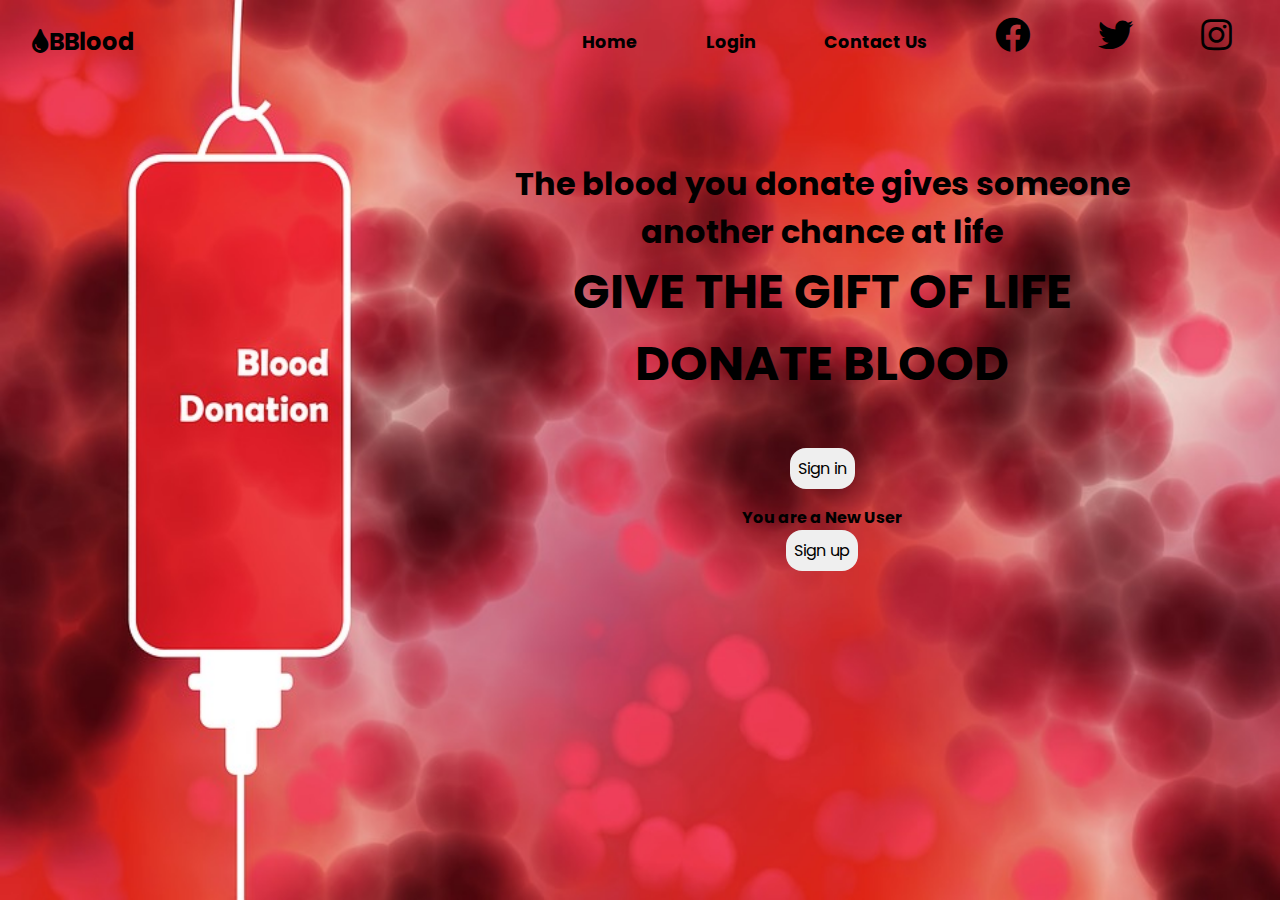
<file: index.html>
<!DOCTYPE html>
<html lang="en">
<head>
    <meta charset="UTF-8">
    <meta http-equiv="X-UA-Compatible" content="IE=edge">
    <meta name="viewport" content="width=device-width, initial-scale=1.0">
    <link rel="stylesheet" href="./index.css">
    <link rel="stylesheet" href="https://cdnjs.cloudflare.com/ajax/libs/font-awesome/5.15.3/css/all.min.css">
    <title>BloodBank</title>
</head>
<body>
    <header>
        <div id="free">
            <a href="#" class="free1"><span class="fas fa-tint"></span>BBlood</a>
        </div>
        <navbar class="nav">
            <a href="#" class="active">Home</a>
            <a href="./sign-in.html" class="link">Login</a>
            <a href="#" class="link">Contact Us</a>
            <a href="#" class="social"><span class="fab fa-facebook fa-2x"></span></a>
            <a href="#" class="social"><span class="fab fa-twitter fa-2x"></span></a>
            <a href="#" class="social"><span class="fab fa-instagram fa-2x"></span></a>
        </navbar>   
    </header>
    <section class="home">
        <h3>The blood you donate gives someone</h3>
        <h3>another chance at life</h3>
        <h1>GIVE THE GIFT OF LIFE</h1>
        <h1>DONATE BLOOD</h1>
        <div class="log">
            <a href="./sign-in.html"><button id="sign-in">Sign in</button></a>
            <br>
            <h3>You are a New User</h3>
            <a href="./sign-up.html"><button id="sign-up">Sign up</button></a>
        </div>
    </section>
</body>
</html>
</file>
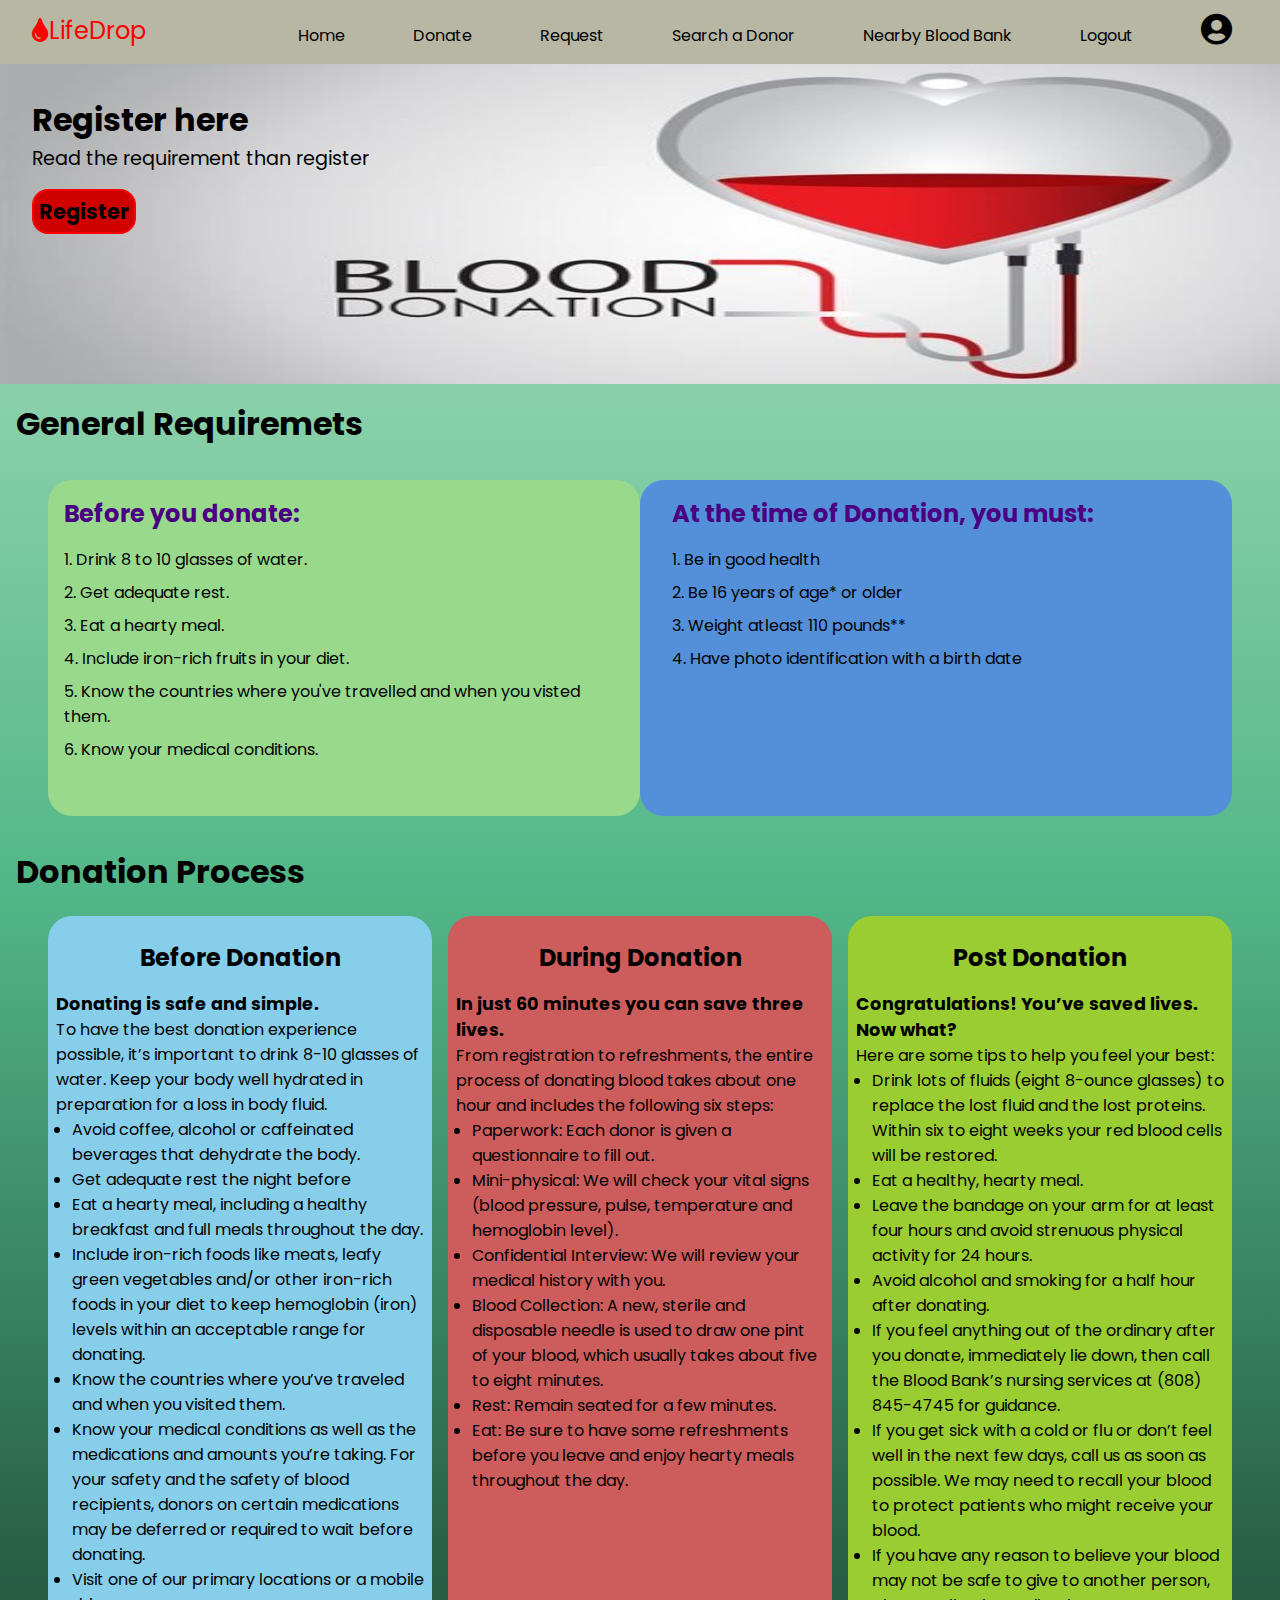
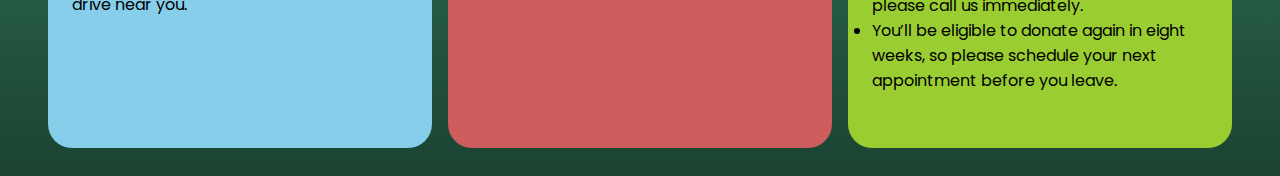
<file: donate.html>
<!DOCTYPE html>
<html lang="en">
<head>
    <meta charset="UTF-8">
    <meta http-equiv="X-UA-Compatible" content="IE=edge">
    <meta name="viewport" content="width=device-width, initial-scale=1.0">
    <link rel="stylesheet" href="./donate.css">
    <link rel="stylesheet" href="https://cdnjs.cloudflare.com/ajax/libs/font-awesome/5.15.3/css/all.min.css">
    <title>LifeDrop-Donate</title>
</head>
<body>
    <header>
        <div id="logo">
            <a href="#" class="logo"><span class="fas fa-tint"></span>LifeDrop</a>
        </div>
        <div class="menu" id="menu">
            <button onclick="func()" class="btn"><span class="fas fa-bars fa-2x"></span></button>
            <div class="menu-content" id="menu-content">
                <a href="./main.html" class="link">Home</a>
                <a href="./donate.html" class="link">Donate</a>
                <a href="./request.html" class="link">Request</a>
                <a href="./search-donor.html" class="link">Search a Donor</a>
                <a href="./nearby.html" class="link">Nearby Blood Bank</a>
                <a href="#" class="link">Logout</a>
                <a href="#" id="user" class="link"><span class="fas fa-user-circle fa-2x"></span></a>
            </div>
        </div>
        <navbar class="nav">
            <a href="./main.html" class="link">Home</a>
            <a href="./donate.html" class="active">Donate</a>
            <a href="./request.html" class="link">Request</a>
            <a href="./search-donor.html" class="link">Search a Donor</a>
            <a href="./nearby.html" class="link">Nearby Blood Bank</a>
            <a href="#" class="link">Logout</a>
            <a href="#" id="user"><span class="fas fa-user-circle fa-2x"></span></a>
        </navbar>   
    </header>
    <section class="case">
        <div class="case1">
            <h1>Register here</h1>
            <h4>Read the requirement than register</h4>
            <a href="./register.html"><button>Register</button></a> 
        </div>
    </section>
    <section class="who">
        <h1>General Requiremets</h1>
        <div class="boox">
            <div class="boox1">
                <h3>Before you donate:</h3>
                <h5>1. Drink 8 to 10 glasses of water.</h5>
                <h5>2. Get adequate rest.</h5>
                <h5>3. Eat a hearty meal.</h5>
                <h5>4. Include iron-rich fruits in your diet.</h5>
                <h5>5. Know the countries where you've travelled and when you visted them.</h5>
                <h5>6. Know your medical conditions.</h5>
            </div>
            <div class="boox2">
                <h3>At the time of Donation, you must:</h3>
                <h5>1. Be in good health</h5>
                <h5>2. Be 16 years of age* or older</h5>
                <h5>3. Weight atleast 110 pounds**</h5>
                <h5>4. Have photo identification with a birth date</h5>
            </div>
        </div>
    </section>
    <section class="process">
        <h2>Donation Process</h2>
        <div class="con">
            <div class="con1">
                <h3>Before Donation</h3>
                <h5>Donating is safe and simple.</h5>
                <p>To have the best donation experience possible, it’s important to drink 8-10 glasses of water. Keep your body well hydrated in preparation for a loss in body fluid.</p>
                <ul>
                    <li>Avoid coffee, alcohol or caffeinated beverages that dehydrate the body.</li>
                    <li>Get adequate rest the night before</li>
                    <li>Eat a hearty meal, including a healthy breakfast and full meals throughout the day.</li>
                    <li>Include iron-rich foods like meats, leafy green vegetables and/or other iron-rich foods in your diet to keep hemoglobin (iron) levels within an acceptable range for donating.</li>
                    <li>Know the countries where you’ve traveled and when you visited them.</li>
                    <li>Know your medical conditions as well as the medications and amounts you’re taking. For your safety and the safety of blood recipients, donors on certain medications may be deferred or required to wait before donating.</li>
                    <li>Visit one of our primary locations or a mobile drive near you.</li>
                </ul>
            </div>
            <div class="con2">
                <h3>During Donation</h3>
                <h5>In just 60 minutes you can save three lives.</h5>
                <p>From registration to refreshments, the entire process of donating blood takes about one hour and includes the following six steps:</p>
                <ul>
                    <li>Paperwork: Each donor is given a questionnaire to fill out.</li>
                    <li>Mini-physical: We will check your vital signs (blood pressure, pulse, temperature and hemoglobin level).</li>
                    <li>Confidential Interview: We will review your medical history with you.</li>
                    <li>Blood Collection: A new, sterile and disposable needle is used to draw one pint of your blood, which usually takes about five to eight minutes.</li>
                    <li>Rest: Remain seated for a few minutes.</li>
                    <li>Eat: Be sure to have some refreshments before you leave and enjoy hearty meals throughout the day.</li>
                </ul>
            </div>
            <div class="con3">
                <h3>Post Donation</h3>
                <h5>Congratulations! You’ve saved lives. Now what?</h5>
                <p>Here are some tips to help you feel your best:</p>
                <ul>
                    <li>Drink lots of fluids (eight 8-ounce glasses) to replace the lost fluid and the lost proteins. Within six to eight weeks your red blood cells will be restored.</li>
                    <li>Eat a healthy, hearty meal.</li>
                    <li>Leave the bandage on your arm for at least four hours and avoid strenuous physical activity for 24 hours.</li>
                    <li>Avoid alcohol and smoking for a half hour after donating.</li>
                    <li>If you feel anything out of the ordinary after you donate, immediately lie down, then call the Blood Bank’s nursing services at (808) 845-4745 for guidance.</li>
                    <li>If you get sick with a cold or flu or don’t feel well in the next few days, call us as soon as possible. We may need to recall your blood to protect patients who might receive your blood.</li>
                    <li>If you have any reason to believe your blood may not be safe to give to another person, please call us immediately.</li>
                    <li>You’ll be  eligible to donate again in eight weeks, so please schedule your next appointment before you leave.</li>
                </ul>
            </div>
        </div>
    </section>
    <script src="./script.js"></script>
</body>
</html>
</file>
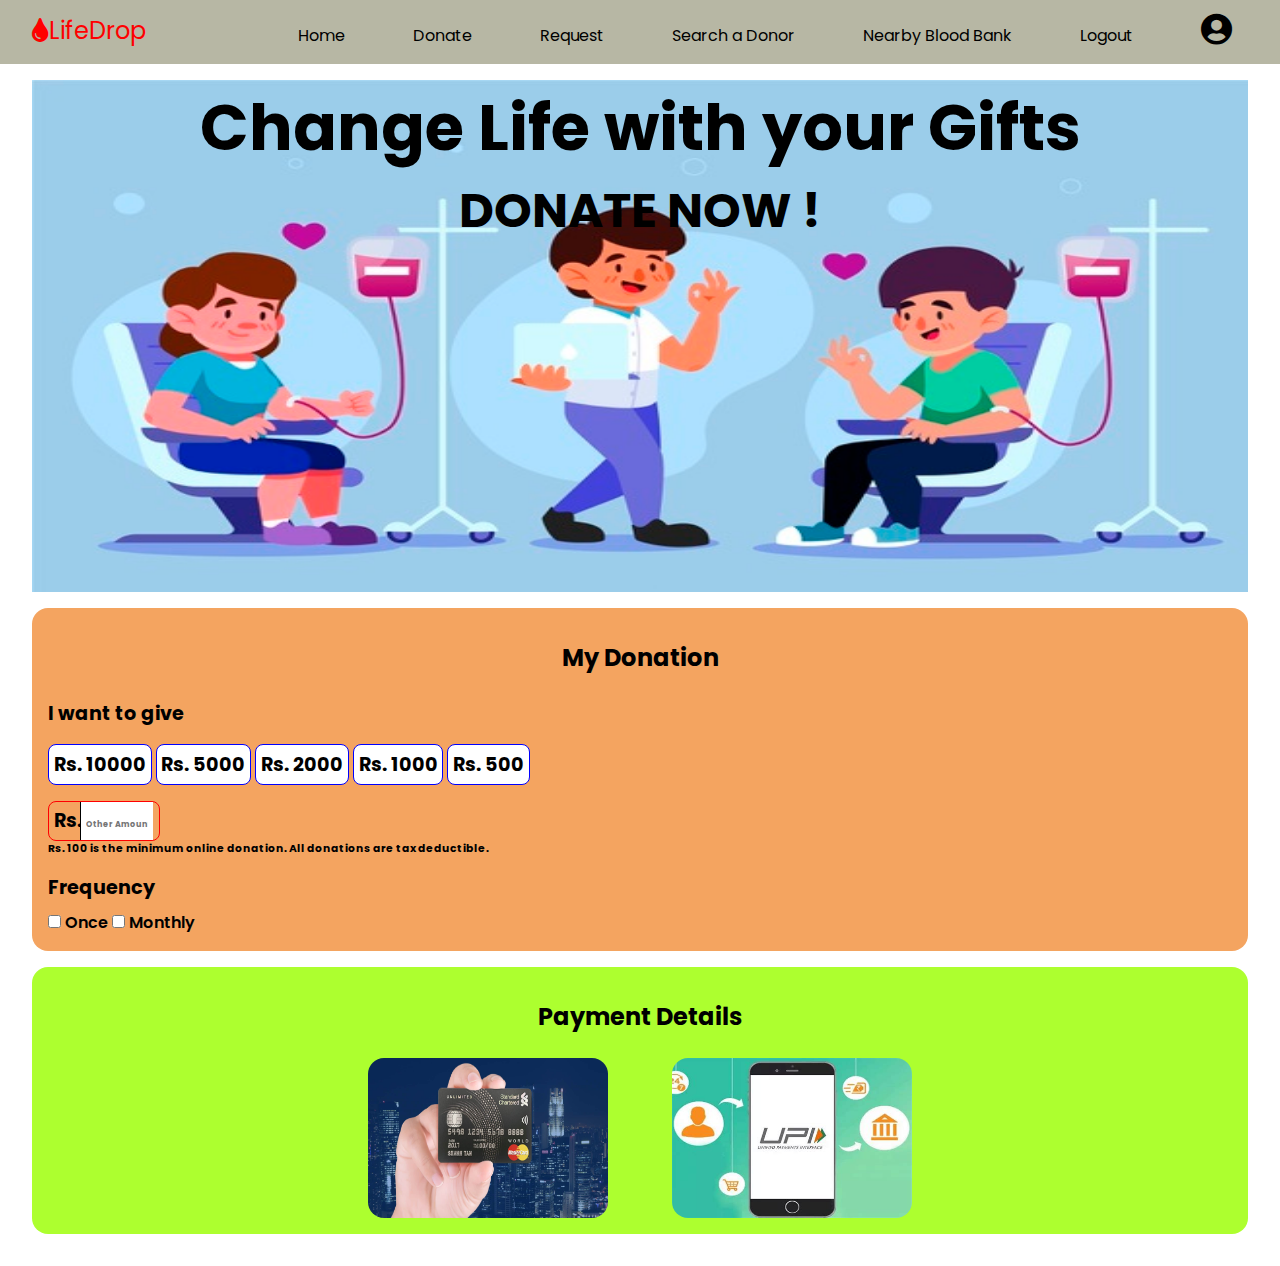
<file: fin.html>
<!DOCTYPE html>
<html lang="en">
<head>
    <meta charset="UTF-8">
    <meta http-equiv="X-UA-Compatible" content="IE=edge">
    <meta name="viewport" content="width=device-width, initial-scale=1.0">
    <link rel="stylesheet" href="./fin.css">
    <link rel="stylesheet" href="https://cdnjs.cloudflare.com/ajax/libs/font-awesome/5.15.3/css/all.min.css">
    <title>LifeDrop-Finance</title>
</head>
<body>
    <header>
        <div id="logo">
            <a href="#" class="logo"><span class="fas fa-tint"></span>LifeDrop</a>
        </div>
        <div class="menu" id="menu">
            <button onclick="func()" class="btn"><span class="fas fa-bars fa-2x"></span></button>
            <div class="menu-content" id="menu-content">
                <a href="./main.html" class="link">Home</a>
                <a href="./donate.html" class="link">Donate</a>
                <a href="./request.html" class="link">Request</a>
                <a href="./search-donor.html" class="link">Search a Donor</a>
                <a href="./nearby.html" class="link">Nearby Blood Bank</a>
                <a href="#" class="link">Logout</a>
                <a href="#" id="user" class="link"><span class="fas fa-user-circle fa-2x"></span></a>
            </div>
        </div>
        <navbar class="nav">
            <a href="./main.html" class="link">Home</a>
            <a href="./donate.html" class="link">Donate</a>
            <a href="./request.html" class="link">Request</a>
            <a href="./search-donor.html" class="link">Search a Donor</a>
            <a href="./nearby.html" class="link">Nearby Blood Bank</a>
            <a href="#" class="link">Logout</a>
            <a href="#" id="user"><span class="fas fa-user-circle fa-2x"></span></a>
        </navbar>   
    </header>
    <section class="fine">
        <div class="image">
            <h1>Change Life with your Gifts</h1>
            <h2>DONATE NOW !</h2>
        </div>
        <div class="f1">
            <h3>My Donation</h3>
            <h5>I want to give</h5>
            <button>Rs. 10000</button>
            <button>Rs. 5000</button>
            <button>Rs. 2000</button>
            <button>Rs. 1000</button>
            <button>Rs. 500</button>
            <div class="type">
                <p>Rs.</p>
                <input type="text" placeholder="Other Amount">
            </div>
            <h6>Rs. 100 is the minimum online donation. All donations are tax deductible.</h6>
            <h2>Frequency</h2>
            <form>
                <input type="checkbox">
                <label>Once</label>
                <input type="checkbox">
                <label>Monthly</label>
            </form>
        </div>
        <div class="f2">
            <h4>Payment Details</h4>
            <div class="pay">
                <div class="pay1"></div>
                <div class="pay2"></div>
            </div>
        </div>
    </section>
    <script src="./script.js"></script>
</body>
</html>
</file>
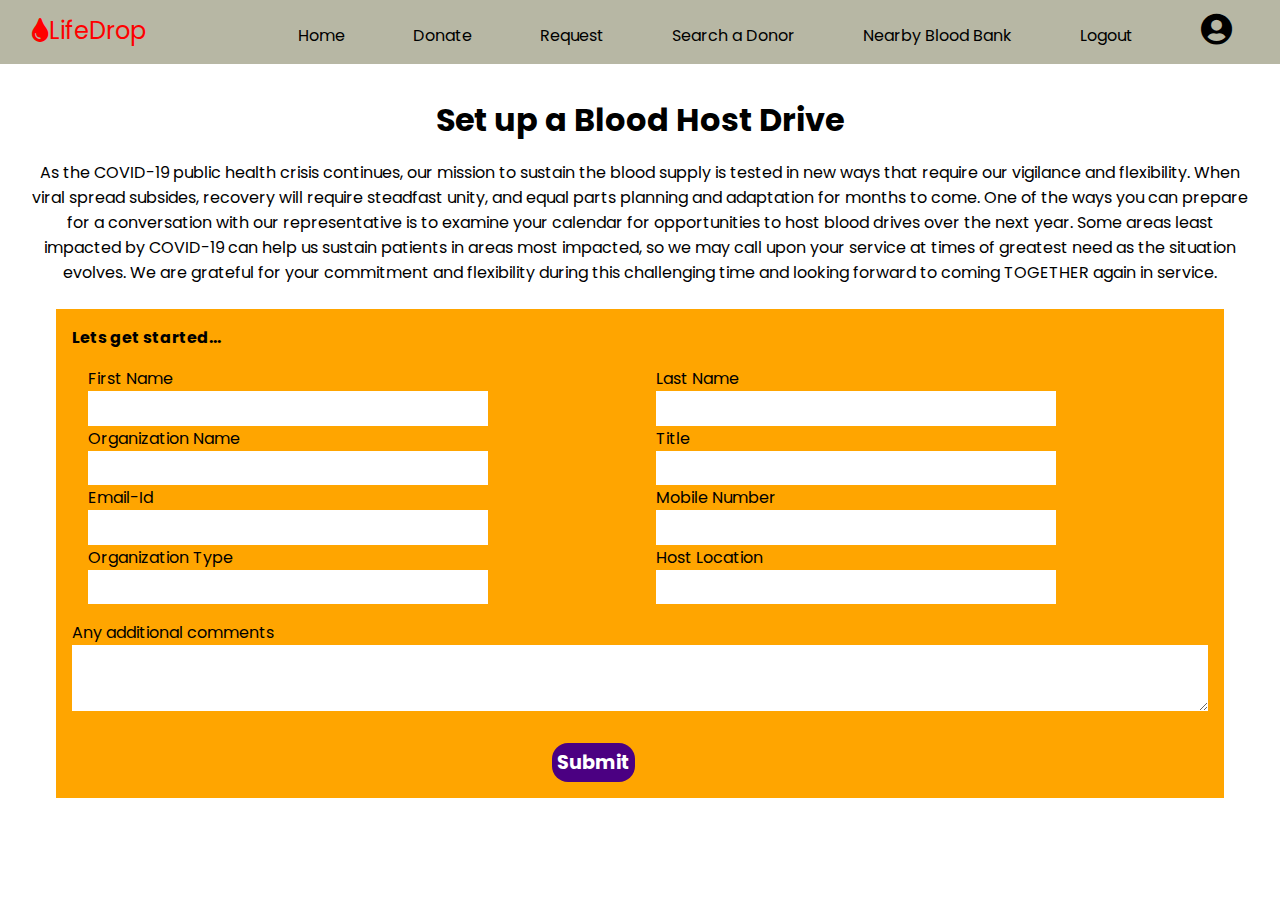
<file: host.html>
<!DOCTYPE html>
<html lang="en">
<head>
    <meta charset="UTF-8">
    <meta http-equiv="X-UA-Compatible" content="IE=edge">
    <meta name="viewport" content="width=device-width, initial-scale=1.0">
    <link rel="stylesheet" href="./host.css">
    <link rel="stylesheet" href="https://cdnjs.cloudflare.com/ajax/libs/font-awesome/5.15.3/css/all.min.css">
    <title>LifeDrop-Host a Drive</title>
</head>
<body>
    <header>
        <div id="logo">
            <a href="#" class="logo"><span class="fas fa-tint"></span>LifeDrop</a>
        </div>
        <div class="menu" id="menu">
            <button onclick="func()" class="btn"><span class="fas fa-bars fa-2x"></span></button>
            <div class="menu-content" id="menu-content">
                <a href="./main.html" class="link">Home</a>
                <a href="./donate.html" class="link">Donate</a>
                <a href="./request.html" class="link">Request</a>
                <a href="./search-donor.html" class="link">Search a Donor</a>
                <a href="./nearby.html" class="link">Nearby Blood Bank</a>
                <a href="#" class="link">Logout</a>
                <a href="#" id="user" class="link"><span class="fas fa-user-circle fa-2x"></span></a>
            </div>
        </div>
        <navbar class="nav">
            <a href="./main.html" class="link">Home</a>
            <a href="./donate.html" class="link">Donate</a>
            <a href="./request.html" class="link">Request</a>
            <a href="./search-donor.html" class="link">Search a Donor</a>
            <a href="./nearby.html" class="link">Nearby Blood Bank</a>
            <a href="#" class="link">Logout</a>
            <a href="#" id="user"><span class="fas fa-user-circle fa-2x"></span></a>
        </navbar>   
    </header>
    <section class="host">
        <h1>Set up a Blood Host Drive</h1>
        <p>As the COVID-19 public health crisis continues, our mission to sustain the blood supply is tested in new ways that require our vigilance and flexibility.
        When viral spread subsides, recovery will require steadfast unity, and equal parts planning and adaptation for months to come. One of the ways you
        can prepare for a conversation with our representative is to examine your calendar for opportunities to host blood drives over the next year. Some
        areas least impacted by COVID-19 can help us sustain patients in areas most impacted, so we may call upon your service at times of greatest need as
        the situation evolves. We are grateful for your commitment and flexibility during this challenging time and looking forward to coming TOGETHER
        again in service. </p>
        <div class="box">
            <h3>Lets get started...</h3>
            <div class="form">
                <div class="form1">
                    <form>
                        <label>First Name</label>
                        <input type="text">
                        <label>Organization Name</label>
                        <input type="text">
                        <label>Email-Id</label>
                        <input type="text">
                        <label>Organization Type</label>
                        <input type="text">
                    </form>
                </div>
                <div class="form2">
                    <form>
                        <label>Last Name</label>
                        <input type="text">
                        <label>Title</label>
                        <input type="text">
                        <label>Mobile Number</label>
                        <input type="text">
                        <label>Host Location</label>
                        <input type="text">
                    </form>
                </div>
            </div>
            <div class="for">
                <div class="for1">
                    <form>
                        <label>First Name</label>
                        <input type="text">
                        <label>Last Name</label>
                        <input type="text">
                        <label>Organization Name</label>
                        <input type="text">
                        <label>Title</label>
                        <input type="text">
                        <label>Email-Id</label>
                        <input type="text">
                        <label>Mobile Number</label>
                        <input type="text">
                        <label>Organization Type</label>
                        <input type="text"> 
                        <label>Host Location</label>
                        <input type="text">
                    </form>
                </div>
            </div>
            <form>
                <label>Any additional comments</label>
                <textarea name="comment"></textarea>
            </form>
            <button>Submit</button>
        </div>
    </section>
    <script src="./script.js"></script>
</body>
</html>
</file>
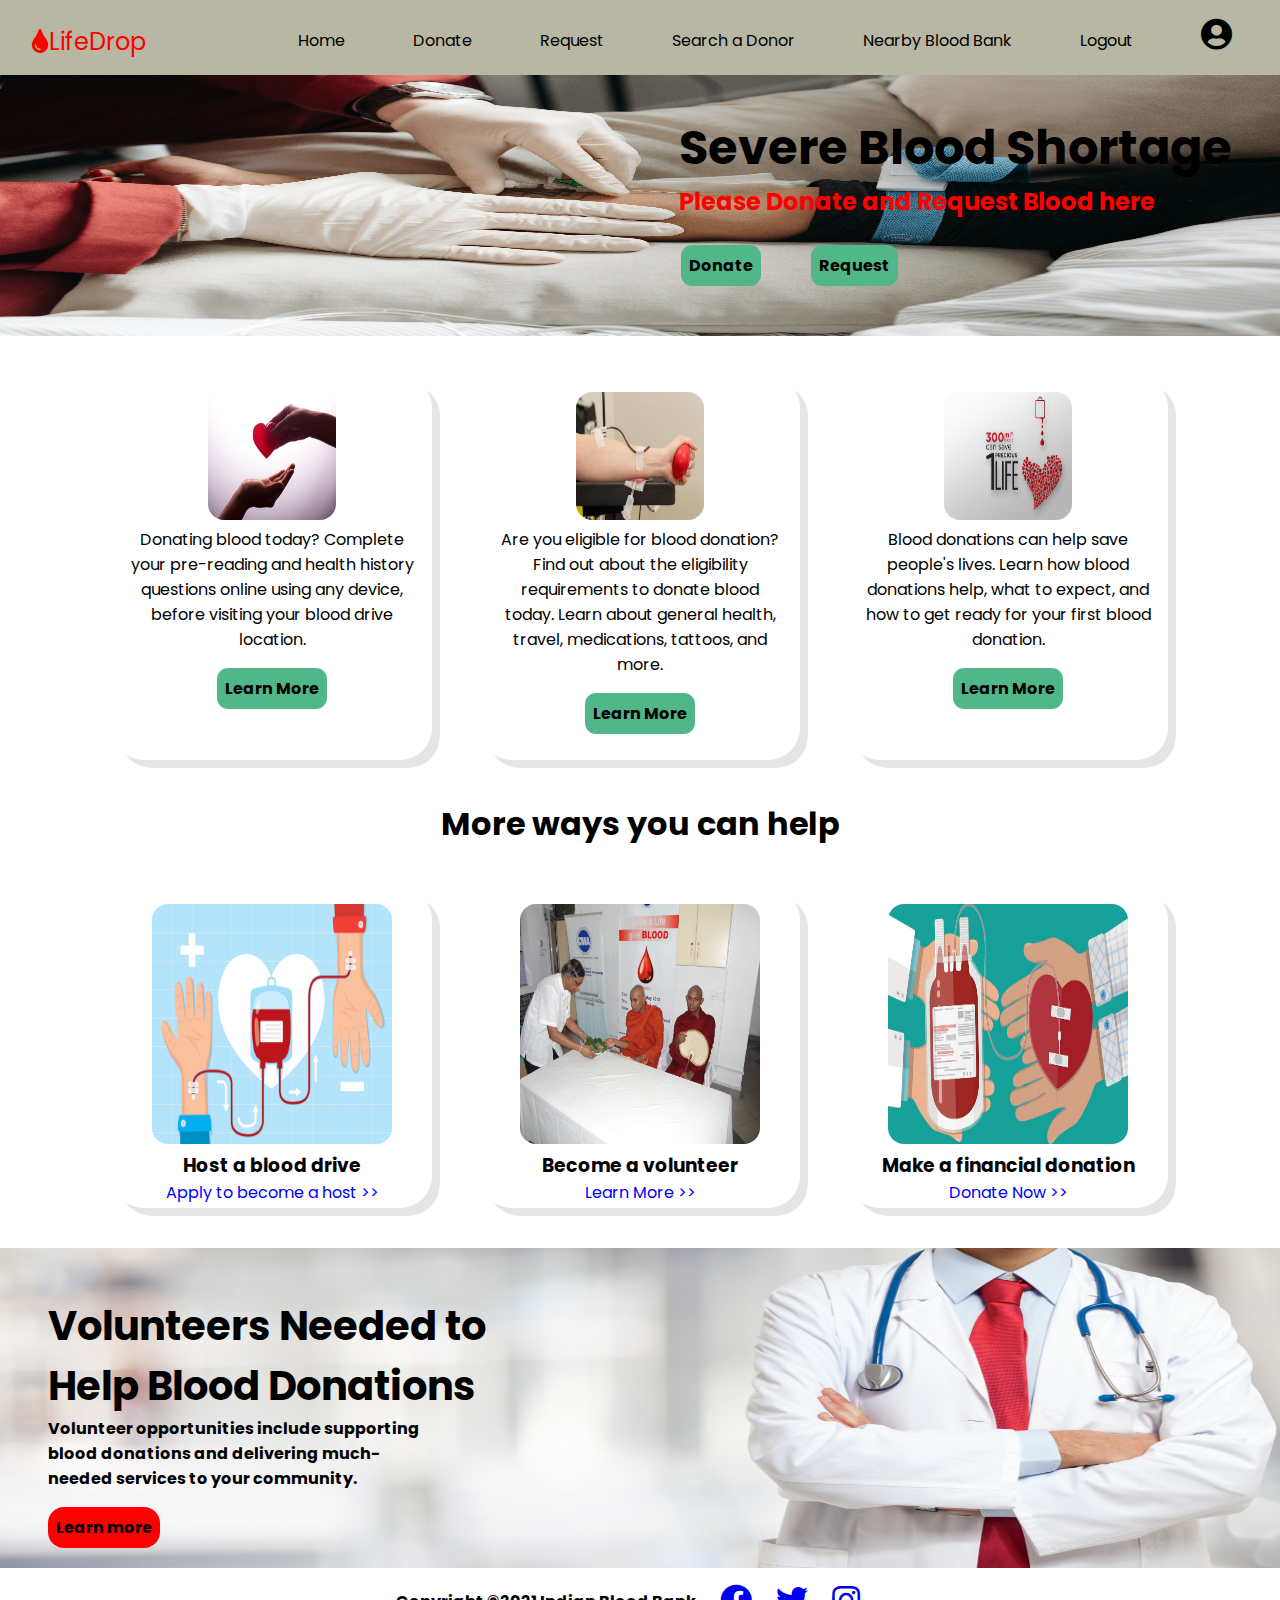
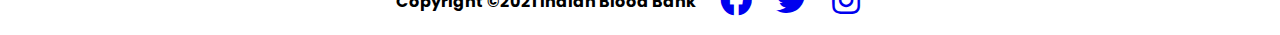
<file: main.html>
<!DOCTYPE html>
<html lang="en">
<head>
    <meta charset="UTF-8">
    <meta http-equiv="X-UA-Compatible" content="IE=edge">
    <meta name="viewport" content="width=device-width, initial-scale=1.0">
    <title>LifeDrop</title>
    <link rel="stylesheet" href="./main.css">
    <link rel="stylesheet" href="https://cdnjs.cloudflare.com/ajax/libs/font-awesome/5.15.3/css/all.min.css">
</head>
<body>
    <header>
        <div id="logo">
            <a href="#" class="logo"><span class="fas fa-tint"></span>LifeDrop</a>
        </div>
        <div class="menu" id="menu">
            <button onclick="func()" class="btn"><span class="fas fa-bars fa-2x"></span></button>
            <div class="menu-content" id="menu-content">
                <a href="./main.html" class="link">Home</a>
                <a href="./donate.html" class="link">Donate</a>
                <a href="./request.html" class="link">Request</a>
                <a href="./search-donor.html" class="link">Search a Donor</a>
                <a href="./nearby.html" class="link">Nearby Blood Bank</a>
                <a href="#" class="link">Logout</a>
                <a href="#" id="user" class="link"><span class="fas fa-user-circle fa-2x"></span></a>
            </div>
        </div>
        <navbar class="nav">
            <a href="./main.html" class="active">Home</a>
            <a href="./donate.html" class="link">Donate</a>
            <a href="./request.html" class="link">Request</a>
            <a href="./search-donor.html" class="link">Search a Donor</a>
            <a href="./nearby.html" class="link">Nearby Blood Bank</a>
            <a href="#" class="link">Logout</a>
            <a href="#" id="user"><span class="fas fa-user-circle fa-2x"></span></a>
        </navbar>   
    </header>
    <section class="head">
        <div class="box">
            <ul>
                <li><h1>Severe Blood Shortage</h1></li>
                <li><h3>Please Donate and Request Blood here</h3></li>
                <li>
                    <table>
                        <td><a href="./donate.html"><button>Donate</button></a></td>
                        <td><a href="./request.html"><button>Request</button></a></td>
                    </table>
                </li>
            </ul>
        </div>
    </section>
    <section class="know">
        <div class="see">
            <div class="sub-box1">
                <img src="./img/know1.jpg" alt="image1">
                <p>Donating blood today? Complete your pre-reading and health history questions online using any device, before visiting your blood drive location.</p>
                <a href="#"><button>Learn More</button></a>
            </div>
            <div class="sub-box1">
                <img src="./img/know2.jpg" alt="image1">
                <p>Are you eligible for blood donation? Find out about the eligibility requirements to donate blood today. Learn about general health, travel, medications, tattoos, and more.</p>
                <a href="#"><button>Learn More</button></a>
            </div>
            <div class="sub-box1">
                <img src="./img/know3.jpg" alt="image1">
                <p>Blood donations can help save people's lives. Learn how blood donations help, what to expect, and how to get ready for your first blood donation.</p>
                <a href="#"><button>Learn More</button></a>
            </div>
        </div>
    </section>

    <section class="help">
            <h1>More ways you can help</h1>
            <div class="cont">
                <div class="sub">
                    <img src="./img/help1.jfif" alt="help1">
                    <h3>Host a blood drive</h3>
                    <a href="./host.html">Apply to become a host >></a>
                </div>
                <div class="sub">
                    <img src="./img/help2.jfif" alt="help2">
                    <h3>Become a volunteer</h3>
                    <a href="./volunteer.html">Learn More >></a>
                </div>
                <div class="sub">
                    <img src="./img/help3.jfif" alt="help3">
                    <h3>Make a financial donation</h3>
                    <a href="./fin.html">Donate Now >></a>
                </div>
            </div>
    </section>
    <secton class="doc">
        <div class="doc1">
            <h1>Volunteers Needed to</h1>
            <h1>Help Blood Donations</h1>
            <h4>Volunteer opportunities include supporting</h4>
            <h4>blood donations and delivering much-</h4>
            <h4>needed services to your community.</h4>
            <a href="./volunteer.html"><button>Learn more</button></a>
        </div>
    </secton>
    <footer>
        <div class="foot">
            <h4>Copyright &copy;2021 Indian Blood Bank</h4>
            <a href="#" class="social"><span class="fab fa-facebook fa-2x"></span></a>
            <a href="#" class="social"><span class="fab fa-twitter fa-2x"></span></a>
            <a href="#" class="social"><span class="fab fa-instagram fa-2x"></span></a>
        </div>
    </footer>
    <script src="./script.js"></script>
</body>
</html>
</file>
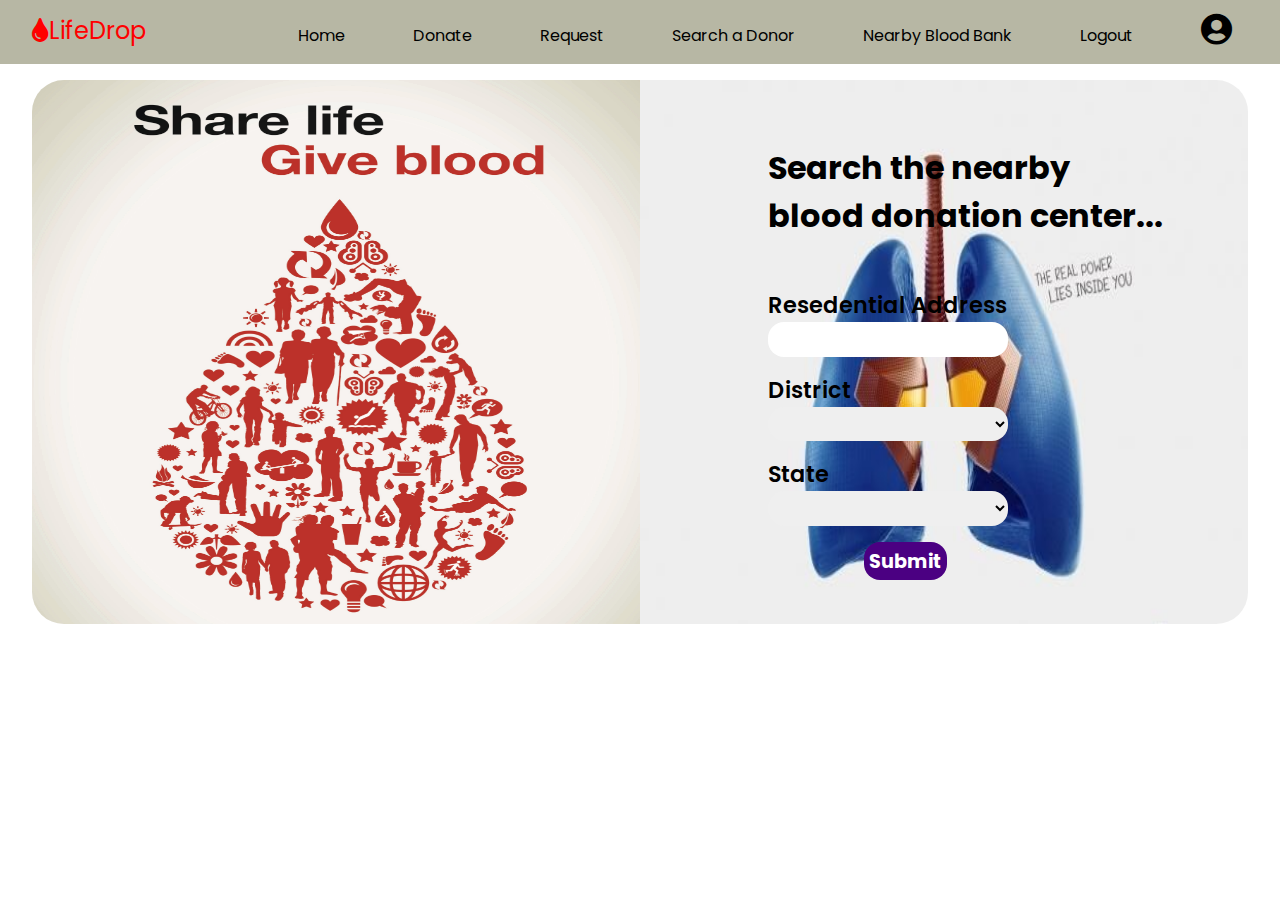
<file: nearby.html>
<!DOCTYPE html>
<html lang="en">
<head>
    <meta charset="UTF-8">
    <meta http-equiv="X-UA-Compatible" content="IE=edge">
    <meta name="viewport" content="width=device-width, initial-scale=1.0">
    <link rel="stylesheet" href="./nearby.css">
    <link rel="stylesheet" href="https://cdnjs.cloudflare.com/ajax/libs/font-awesome/5.15.3/css/all.min.css">
    <title>LifeDrop-Nearby Hospitals</title>
</head>
<body>
    <header>
        <div id="logo">
            <a href="#" class="logo"><span class="fas fa-tint"></span>LifeDrop</a>
        </div>
        <div class="menu" id="menu">
            <button onclick="func()" class="btn"><span class="fas fa-bars fa-2x"></span></button>
            <div class="menu-content" id="menu-content">
                <a href="./main.html" class="link">Home</a>
                <a href="./donate.html" class="link">Donate</a>
                <a href="./request.html" class="link">Request</a>
                <a href="./search-donor.html" class="link">Search a Donor</a>
                <a href="./nearby.html" class="link">Nearby Blood Bank</a>
                <a href="#" class="link">Logout</a>
                <a href="#" id="user" class="link"><span class="fas fa-user-circle fa-2x"></span></a>
            </div>
        </div>
        <navbar class="nav">
            <a href="./main.html" class="link">Home</a>
            <a href="./donate.html" class="link">Donate</a>
            <a href="./request.html" class="link">Request</a>
            <a href="./search-donor.html" class="link">Search a Donor</a>
            <a href="./nearby.html" class="active">Nearby Blood Bank</a>
            <a href="#" class="link">Logout</a>
            <a href="#" id="user"><span class="fas fa-user-circle fa-2x"></span></a>
        </navbar>   
    </header>
    <section class="near">
        <div class="boo0x">
            <div class="boo0x1">
            </div>
            <div class="boo0x2">
                <h2>Search the nearby</h2>
                <h2>blood donation center...</h2>
                <form>
                    <label>Resedential Address</label>
                    <input type="text">
                    <label>District</label>
                    <select name="district" id="dist">
                        <option></option>
                    </select>
                    <label>State</label>
                    <select name="state" id="state">
                        <option></option>
                    </select>
                </form>
                <a href="#"><button>Submit</button></a>
            </div>
        </div>
    </section>
    <script src="./script.js"></script>
</body>
</html>
</file>
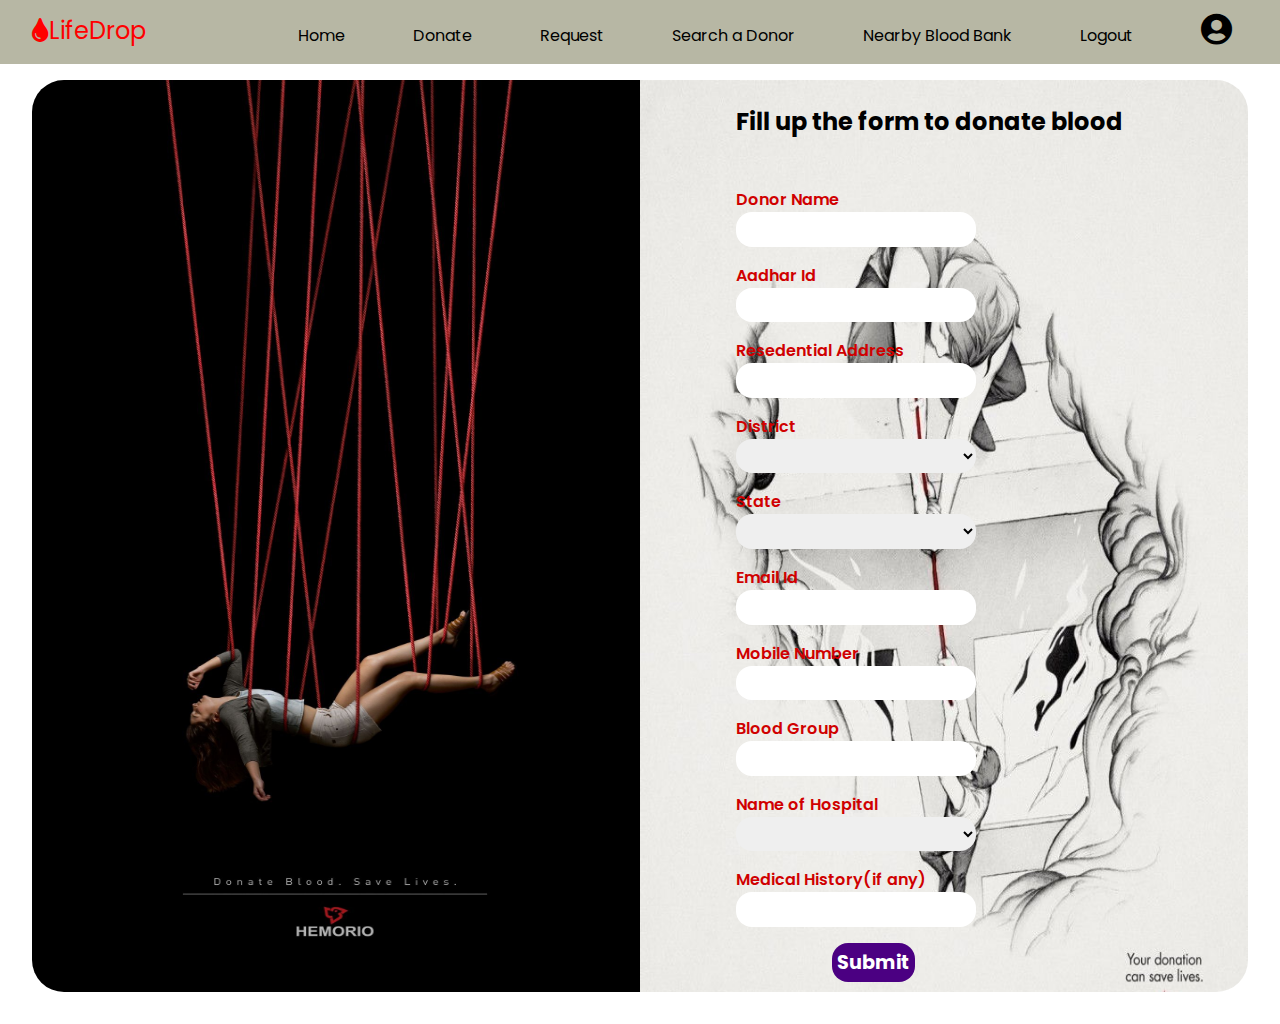
<file: register.html>
<!DOCTYPE html>
<html lang="en">
<head>
    <meta charset="UTF-8">
    <meta http-equiv="X-UA-Compatible" content="IE=edge">
    <meta name="viewport" content="width=device-width, initial-scale=1.0">
    <link rel="stylesheet" href="./register.css">
    <link rel="stylesheet" href="https://cdnjs.cloudflare.com/ajax/libs/font-awesome/5.15.3/css/all.min.css">
    <title>LifeDrop-Registration</title>
</head>
<body>
    <header>
        <div id="logo">
            <a href="#" class="logo"><span class="fas fa-tint"></span>LifeDrop</a>
        </div>
        <div class="menu" id="menu">
            <button onclick="func()" class="btn"><span class="fas fa-bars fa-2x"></span></button>
            <div class="menu-content" id="menu-content">
                <a href="./main.html" class="link">Home</a>
                <a href="./donate.html" class="link">Donate</a>
                <a href="./request.html" class="link">Request</a>
                <a href="./search-donor.html" class="link">Search a Donor</a>
                <a href="./nearby.html" class="link">Nearby Blood Bank</a>
                <a href="#" class="link">Logout</a>
                <a href="#" id="user" class="link"><span class="fas fa-user-circle fa-2x"></span></a>
            </div>
        </div>
        <navbar class="nav">
            <a href="./main.html" class="link">Home</a>
            <a href="./donate.html" class="link">Donate</a>
            <a href="./request.html" class="link">Request</a>
            <a href="./search-donor.html" class="link">Search a Donor</a>
            <a href="./nearby.html" class="link">Nearby Blood Bank</a>
            <a href="#" class="link">Logout</a>
            <a href="#" id="user"><span class="fas fa-user-circle fa-2x"></span></a>
        </navbar>   
    </header>
    <section class="reg">
        <div class="booox">
            <div class="booox1">
            </div>
            <div class="booox2">
                <h2>Fill up the form to donate blood</h2>
                <form>
                    <label>Donor Name</label>
                    <input type="text">
                    <label>Aadhar Id</label>
                    <input type="text">
                    <label>Resedential Address</label>
                    <input type="text">
                    <label>District</label>
                    <select name="district" id="dist">
                        <option></option>
                    </select>
                    <label>State</label>
                    <select name="state" id="state">
                        <option></option>
                    </select>
                    <label>Email Id</label>
                    <input type="email">
                    <label>Mobile Number</label>
                    <input type="text">
                    <label>Blood Group</label>
                    <input type="text">
                    <label>Name of Hospital</label>
                    <select name="hospital" id="hosp">
                        <option></option>
                    </select>
                    <label>Medical History(if any)</label>
                    <input type="text">
                </form>
                <a href="#"><button>Submit</button></a>
            </div>
        </div>
    </section>
    <script src="./script.js"></script>
</body>
</html>
</file>
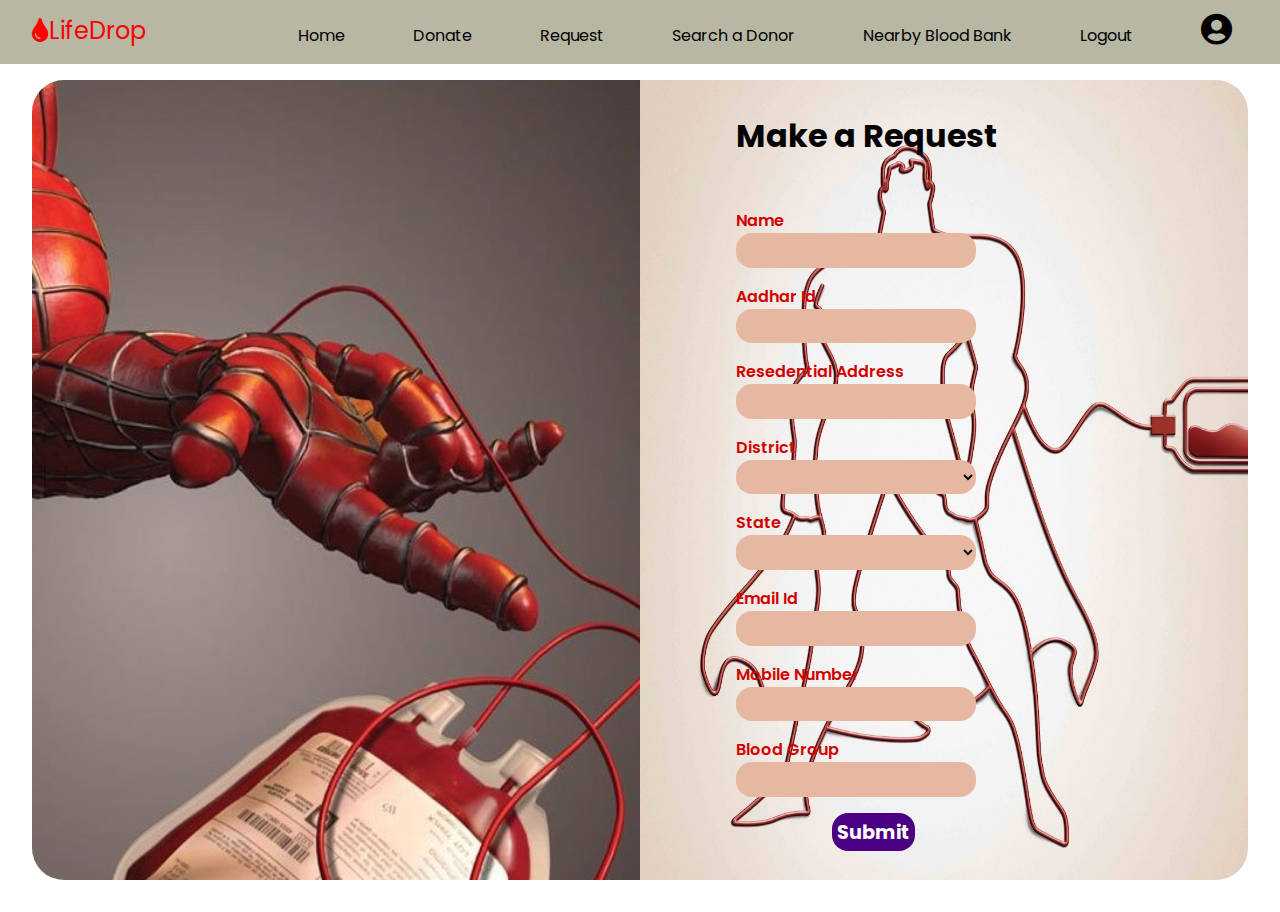
<file: request.html>
<!DOCTYPE html>
<html lang="en">
<head>
    <meta charset="UTF-8">
    <meta http-equiv="X-UA-Compatible" content="IE=edge">
    <meta name="viewport" content="width=device-width, initial-scale=1.0">
    <link rel="stylesheet" href="./request.css">
    <link rel="stylesheet" href="https://cdnjs.cloudflare.com/ajax/libs/font-awesome/5.15.3/css/all.min.css">
    <title>LifeDrop-Request</title>
</head>
<body>
    <header>
        <div id="logo">
            <a href="#" class="logo"><span class="fas fa-tint"></span>LifeDrop</a>
        </div>
        <div class="menu" id="menu">
            <button onclick="func()" class="btn"><span class="fas fa-bars fa-2x"></span></button>
            <div class="menu-content" id="menu-content">
                <a href="./main.html" class="link">Home</a>
                <a href="./donate.html" class="link">Donate</a>
                <a href="./request.html" class="link">Request</a>
                <a href="./search-donor.html" class="link">Search a Donor</a>
                <a href="./nearby.html" class="link">Nearby Blood Bank</a>
                <a href="#" class="link">Logout</a>
                <a href="#" id="user" class="link"><span class="fas fa-user-circle fa-2x"></span></a>
            </div>
        </div>
        <navbar class="nav">
            <a href="./main.html" class="link">Home</a>
            <a href="./donate.html" class="link">Donate</a>
            <a href="./request.html" class="active">Request</a>
            <a href="./search-donor.html" class="link">Search a Donor</a>
            <a href="./nearby.html" class="link">Nearby Blood Bank</a>
            <a href="#" class="link">Logout</a>
            <a href="#" id="user"><span class="fas fa-user-circle fa-2x"></span></a>
        </navbar>   
    </header>
    <section class="req">
        <div class="b0x">
            <div class="b0x1">
            </div>
            <div class="b0x2">
                <h2>Make a Request</h2>
                <form>
                    <label>Name</label>
                    <input type="text">
                    <label>Aadhar Id</label>
                    <input type="text">
                    <label>Resedential Address</label>
                    <input type="text">
                    <label>District</label>
                    <select name="district" id="dist">
                        <option></option>
                    </select>
                    <label>State</label>
                    <select name="state" id="state">
                        <option></option>
                    </select>
                    <label>Email Id</label>
                    <input type="email">
                    <label>Mobile Number</label>
                    <input type="text">
                    <label>Blood Group</label>
                    <input type="text">
                </form>
                <a href="#"><button>Submit</button></a>
            </div>
        </div>
    </section>
    <script src="./script.js"></script>
</body>
</html>
</file>
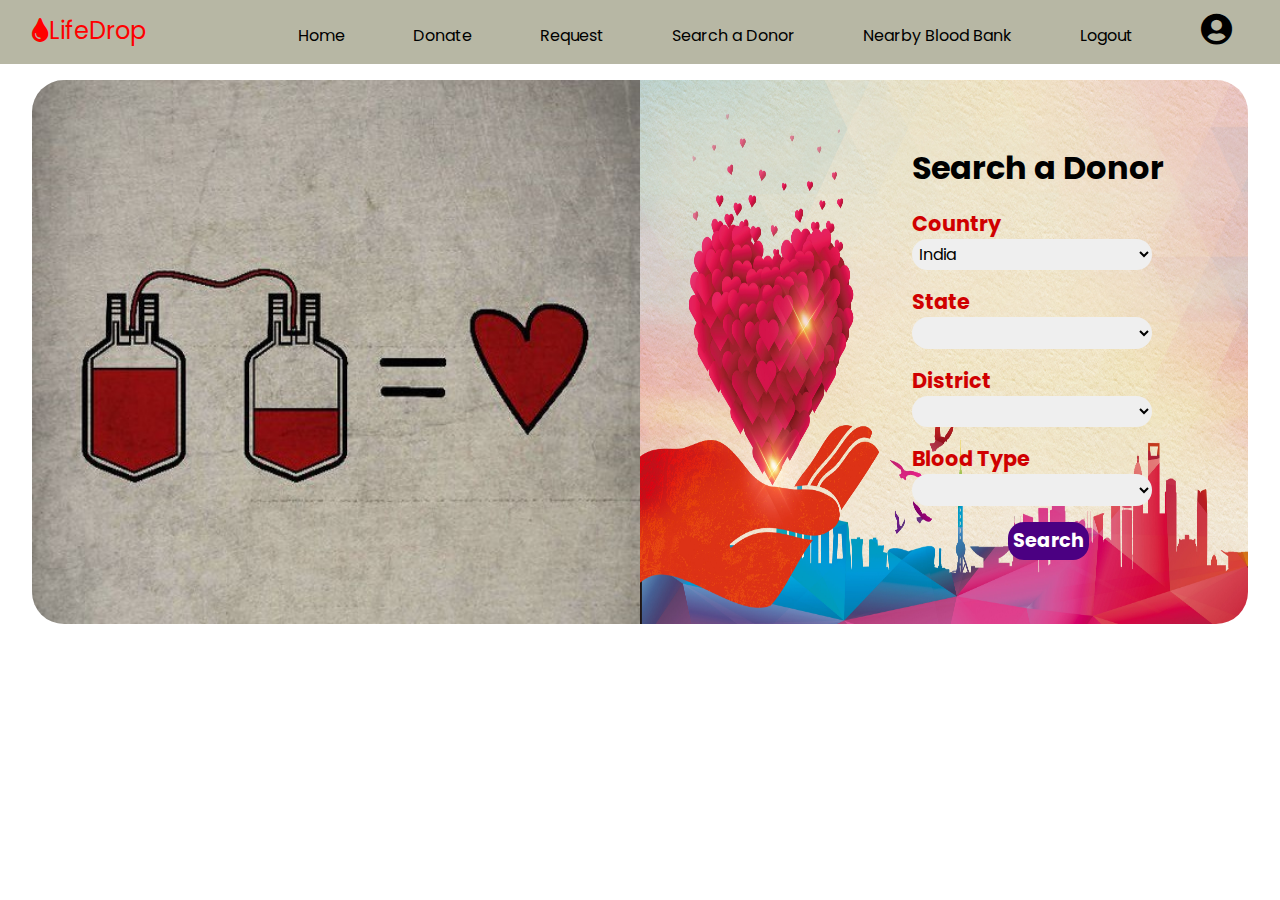
<file: search-donor.html>
<!DOCTYPE html>
<html lang="en">
<head>
    <meta charset="UTF-8">
    <meta http-equiv="X-UA-Compatible" content="IE=edge">
    <meta name="viewport" content="width=device-width, initial-scale=1.0">
    <link rel="stylesheet" href="./search-donor.css">
    <link rel="stylesheet" href="https://cdnjs.cloudflare.com/ajax/libs/font-awesome/5.15.3/css/all.min.css">
    <title>LifeDrop-Search a donor</title>
</head>
<body>
    <header>
        <div id="logo">
            <a href="#" class="logo"><span class="fas fa-tint"></span>LifeDrop</a>
        </div>
        <div class="menu" id="menu">
            <button onclick="func()" class="btn"><span class="fas fa-bars fa-2x"></span></button>
            <div class="menu-content" id="menu-content">
                <a href="./main.html" class="link">Home</a>
                <a href="./donate.html" class="link">Donate</a>
                <a href="./request.html" class="link">Request</a>
                <a href="./search-donor.html" class="link">Search a Donor</a>
                <a href="./nearby.html" class="link">Nearby Blood Bank</a>
                <a href="#" class="link">Logout</a>
                <a href="#" id="user" class="link"><span class="fas fa-user-circle fa-2x"></span></a>
            </div>
        </div>
        <navbar class="nav">
            <a href="./main.html" class="link">Home</a>
            <a href="./donate.html" class="link">Donate</a>
            <a href="./request.html" class="link">Request</a>
            <a href="./search-donor.html" class="active">Search a Donor</a>
            <a href="./nearby.html" class="link">Nearby Blood Bank</a>
            <a href="#" class="link">Logout</a>
            <a href="#" id="user"><span class="fas fa-user-circle fa-2x"></span></a>
        </navbar>   
    </header>
    <section class="search">
        <div class="bo0x">
            <div class="bo0x1">
            </div>
            <div class="bo0x2">
                <h1>Search a Donor</h1>
                <form>
                    <label>Country</label>
                    <select name="country" id="country">
                        <option value="India">India</option>
                    </select>
                    <label>State</label>
                    <select name="state" id="state">
                        <option value=""></option>
                    </select>
                    <label>District</label>
                    <select name="district" id="district">
                        <option value=""></option>
                    </select>
                    <label>Blood Type</label>
                    <select name="blood" id="blood">
                        <option value=""></option>
                    </select>
                </form>
                <a href="#"><button>Search</button></a>
            </div>
        </div>
    </section>
    <script src="./script.js"></script>
</body>
</html>
</file>
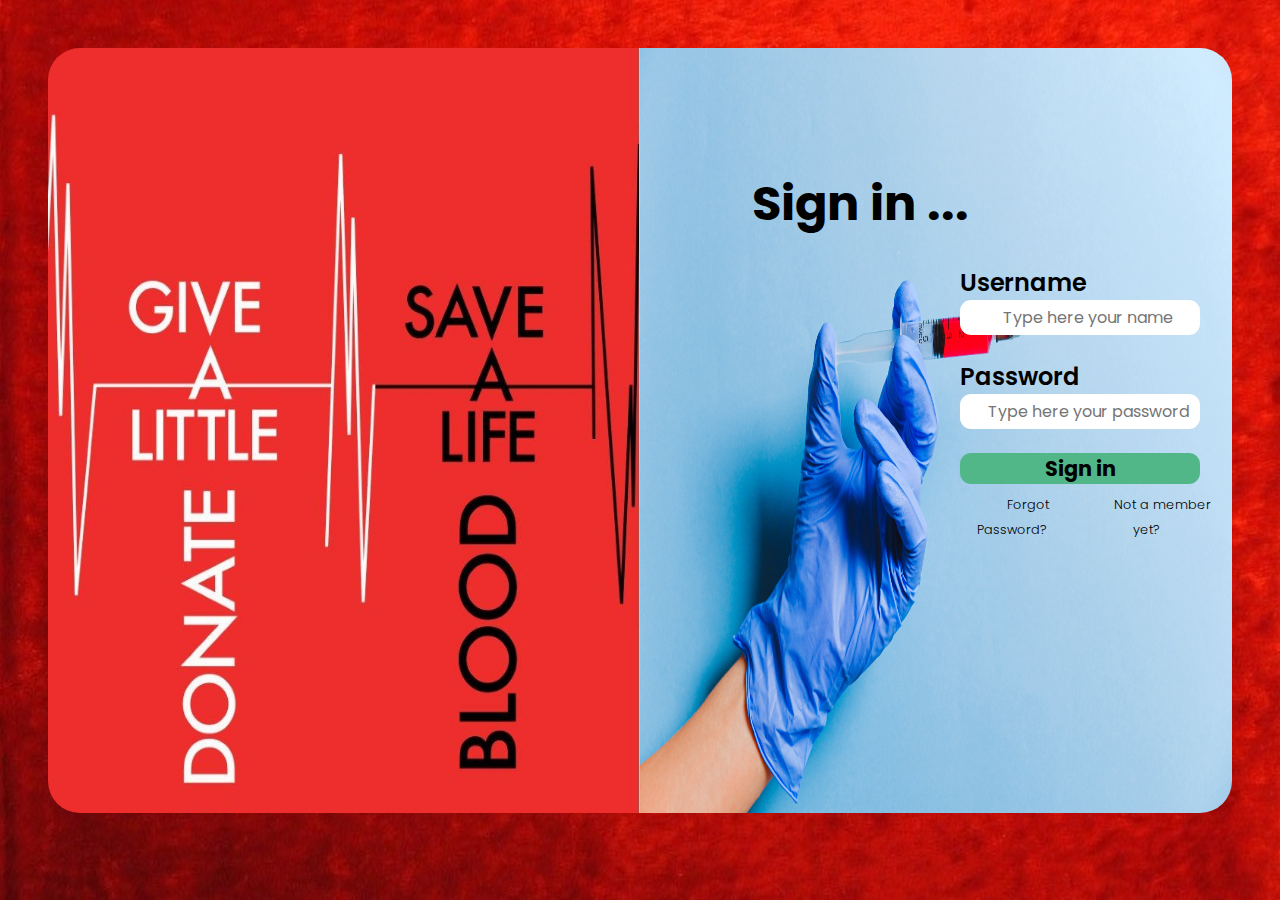
<file: sign-in.html>
<!DOCTYPE html>
<html lang="en">
<head>
    <meta charset="UTF-8">
    <meta http-equiv="X-UA-Compatible" content="IE=edge">
    <meta name="viewport" content="width=device-width, initial-scale=1.0">
    <link rel="stylesheet" href="./sign-in.css">
    <link rel="stylesheet" href="https://cdnjs.cloudflare.com/ajax/libs/font-awesome/5.15.3/css/all.min.css">
    <title>Sign In</title>
</head>
<body>
    <div class="sign-in">
        <div class="box1">
        </div>
        <div class="box2">
            <h1>Sign in ...</h1>
            <br>
            <form>
                <label>Username</label>
                <br>
                <input type="text" placeholder="Type here your name">
                <br>
                <label>Password</label>
                <br>
                <input type="text" placeholder="Type here your password">
            </form>
            <a href="./main.html"><button id="bt3">Sign in</button></a>
            <table>
                <td><a href="#">Forgot Password?</a></td>
                <td><a href="#">Not a member yet?</a></td>
            </table>
        </div>
    </div>
</body>
</html>
</file>
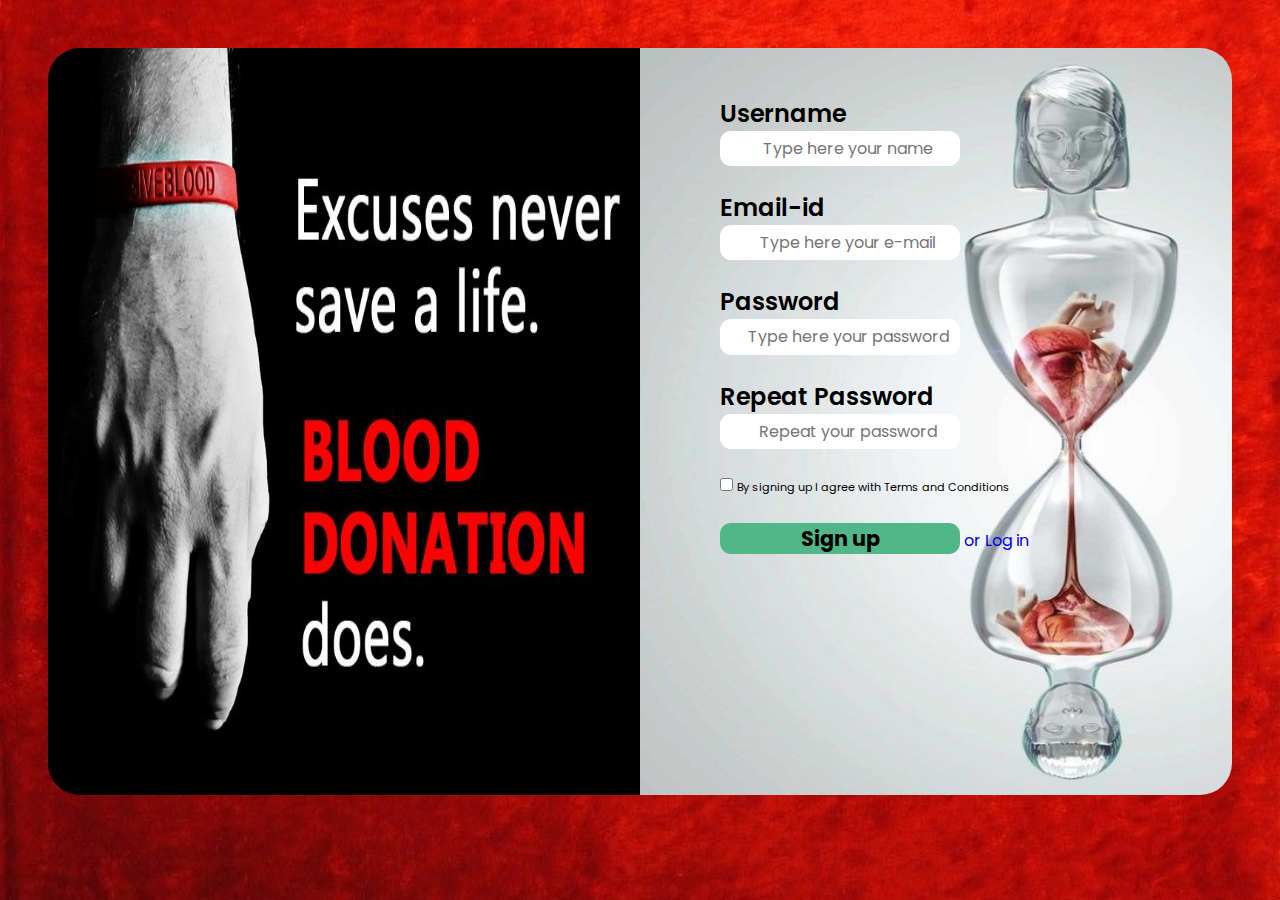
<file: sign-up.html>
<!DOCTYPE html>
<html lang="en">
<head>
    <meta charset="UTF-8">
    <meta http-equiv="X-UA-Compatible" content="IE=edge">
    <meta name="viewport" content="width=device-width, initial-scale=1.0">
    <link rel="stylesheet" href="./sign-up.css">
    <link rel="stylesheet" href="https://cdnjs.cloudflare.com/ajax/libs/font-awesome/5.15.3/css/all.min.css">
    <title>Sign Up</title>
</head>
<body>
    <div class="sign-up">
        <div class="box1">
        </div>
        <div class="box2">
            <form>
                <label>Username</label>
                <br>
                <input type="text" placeholder="Type here your name">
                <br>
                <label>Email-id</label>
                <br>
                <input type="email" placeholder="Type here your e-mail">
                <br>
                <label>Password</label>
                <br>
                <input type="text" placeholder="Type here your password">
                <br>
                <label>Repeat Password</label>
                <br>
                <input type="text" placeholder="Repeat your password">
            </form>
            <input type="checkbox" id="ïnt">
            <span>By signing up I agree with Terms and Conditions</span>
            <br>
            <br>
            <a href="./main.html"><button>Sign up</button>  or <a href="./sign-in.html">Log in</a></a>
        </div>
    </div>
</body>
</html>
</file>
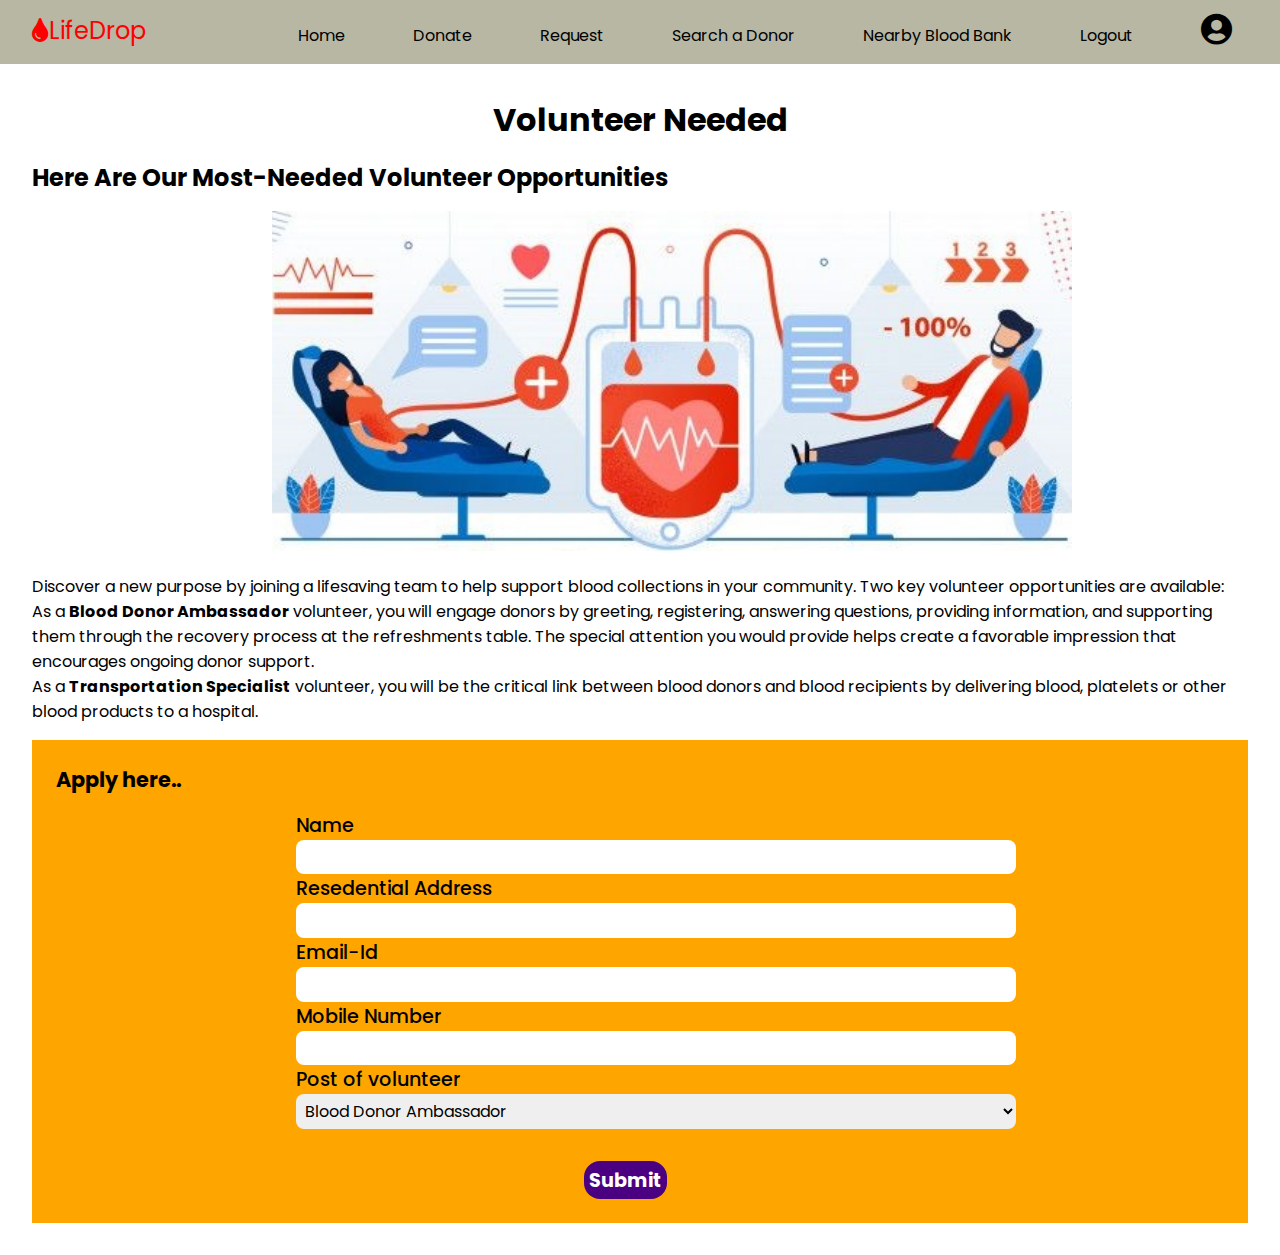
<file: volunteer.html>
<!DOCTYPE html>
<html lang="en">
<head>
    <meta charset="UTF-8">
    <meta http-equiv="X-UA-Compatible" content="IE=edge">
    <meta name="viewport" content="width=device-width, initial-scale=1.0">
    <link rel="stylesheet" href="./volunteer.css">
    <link rel="stylesheet" href="https://cdnjs.cloudflare.com/ajax/libs/font-awesome/5.15.3/css/all.min.css">
    <title>LifeDrop-Be a Volunteer</title>
</head>
<body>
    <header>
        <div id="logo">
            <a href="#" class="logo"><span class="fas fa-tint"></span>LifeDrop</a>
        </div>
        <div class="menu" id="menu">
            <button onclick="func()" class="btn"><span class="fas fa-bars fa-2x"></span></button>
            <div class="menu-content" id="menu-content">
                <a href="./main.html" class="link">Home</a>
                <a href="./donate.html" class="link">Donate</a>
                <a href="./request.html" class="link">Request</a>
                <a href="./search-donor.html" class="link">Search a Donor</a>
                <a href="./nearby.html" class="link">Nearby Blood Bank</a>
                <a href="#" class="link">Logout</a>
                <a href="#" id="user" class="link"><span class="fas fa-user-circle fa-2x"></span></a>
            </div>
        </div>
        <navbar class="nav">
            <a href="./main.html" class="link">Home</a>
            <a href="./donate.html" class="link">Donate</a>
            <a href="./request.html" class="link">Request</a>
            <a href="./search-donor.html" class="link">Search a Donor</a>
            <a href="./nearby.html" class="link">Nearby Blood Bank</a>
            <a href="#" class="link">Logout</a>
            <a href="#" id="user"><span class="fas fa-user-circle fa-2x"></span></a>
        </navbar>   
    </header>
    <section class="ghost">
        <h1>Volunteer Needed</h1>
        <h2>Here Are Our Most-Needed Volunteer Opportunities</h2>
        <img src="./img/image1.jfif" alt="vimg">
        <p>Discover a new purpose by joining a lifesaving team to help support blood collections in your community. Two key volunteer opportunities are available:</p>
        <p>As a <strong>Blood Donor Ambassador</strong> volunteer, you will engage donors by greeting, registering, answering questions, providing information, and supporting them through the recovery process at the refreshments table. The special attention you would provide helps create a favorable impression that encourages ongoing donor support.</p>
        <p>As a <strong>Transportation Specialist</strong> volunteer, you will be the critical link between blood donors and blood recipients by delivering blood, platelets or other blood products to a hospital.</p>
        <div class="box">
            <h3>Apply here..</h3>
            <form>
                <label>Name</label>
                <input type="text">
                <label>Resedential Address</label>
                <input type="text">
                <label>Email-Id</label>
                <input type="email">
                <label>Mobile Number</label>
                <input type="text">
                <label>Post of volunteer</label>
                <select name="post" id="post">
                    <option value="post1">Blood Donor Ambassador</option>
                    <option value="post2">Transportation Specialist</option>
                </select>
            </form>
            <button>Submit</button>
        </div>
    </section>
    <script src="./script.js"></script>
</body>
</html>
</file>
<file: index.css>
@import url('https://fonts.googleapis.com/css2?family=Poppins:wght@300&display=swap');

*{
    font-family: "Poppins",sans-serif;
    margin: 0;
    padding: 0;
    box-sizing: border-box;
    text-decoration: none;
    border: none;
    outline: none;
}

header{
    width: 100%;
    display: flex;
    align-items: center;
    justify-content: space-between;
    position: absolute;
    top: 0;
    left: 0;
    z-index: 1000;
    padding: .8rem 1rem 1rem 1rem;
}
section{
    height: 100vh;
    padding: 1rem 9%;
    padding-top: 10rem;
}
header .free1{
    margin-top: 1rem;
    padding-left: 1rem;
    font-size: 1.5rem;
    font-weight: bolder;
    color: black;
}
header .free1 span{
    margin-top: 1rem;
    color: black;
}
header .nav a{
    font-size: 1.1rem;
    font-weight: bold;
    margin: 1.5rem;
    padding: .5rem;
    color: black;
}
header .nav .active,.link{
    border-radius: 1rem;
}
header .nav .social{
    margin-top: 2.5rem;
    border-radius: 50%;
}
header .nav .active:hover,.link:hover{
    color: white;
    background-color: black;
    box-shadow: 0 .5rem 1rem rgba(0,0,0,.1);
}
header .nav .social:hover{
    color: white;
    background-color: tansparent;
    box-shadow: 0 .5rem 1rem rgba(0,0,0,.1);
}

.home{
    padding-top: 10rem;
    padding-left: 30rem;
    text-align: center;
    background: url("./img/blood-donation.jpg");
    background-repeat: no-repeat;
    background-size: 100% 100%;
    background-position: center;
}
.home h3{
    font-size: 2rem;
    color: black;
}
.home h1{
    font-size: 3rem;
    color: black;
}
.home .log{
    margin-top: 3rem;
}
.home .log button{
    font-size: 1rem;
    color: black;
    border-radius: 1rem;
    padding: .5rem;
}
.home .log button:hover{
    font-weight: bold;
    color: white;
    background-color: black;
    cursor: pointer;
}
.home .log h3{
    padding-top: 1rem;
    font-size: 1rem;
}


/* Media Querry */
@media screen and (max-width: 1100px){
    .home{
        padding-left: 25rem;
        padding-top: 10rem;
    }
}
@media screen and (max-width: 945px){
    header{
        padding: .8rem;
    }
    header .free1{
        font-size: 1.3rem;
    }
    header .nav a{
        font-size: 1rem;
        padding: .3rem;
        margin: .6rem;
    }
    .home{
        padding-left: 20rem;
    }
    .home h3{
        font-size: 1.5rem;
    }
    .home h1{
        font-size: 2.5rem;
    }
}

@media screen and (max-width: 700px){
    header{
        padding: .5rem;
    }
    header .free1{
        font-size: 1.1rem;
    }
    header .free1 span{
        margin-top: .7rem;
    }
    header .nav a{
        font-size: .8rem;
        padding: .1rem;
        margin: .3rem;
    }
    .home{
        padding-left: 13rem;
    }
    .home h3{
        font-size: 1.2rem;
    }
    .home h1{
        font-size: 2.2rem;
    }
}

@media screen and (max-width: 480px){
    header{
        padding: .3rem;
    }
    header .free1{
        font-size: 1rem;
    }
    header .free1 span{
        margin-top: .4rem;
    }
    header .nav a{
        font-size: .5rem;
        padding: .03rem;
        margin: .13rem;
    }
    .home{
        padding-left: 8rem;
        padding-top: 8rem;
    }
    .home h3{
        font-size: 1rem;
    }
    .home h1{
        font-size: 1.6rem;
    }
}
</file>
<file: donate.css>
@import url('https://fonts.googleapis.com/css2?family=Poppins:wght@300&display=swap');

*{
    font-family: "Poppins",sans-serif;
    margin: 0;
    padding: 0;
    box-sizing: border-box;
    text-decoration: none;
    border: none;
    outline: none;
}
body{
    background: linear-gradient(to bottom,#b7e4c7,#95d5b2,#74c69d,#52b788,#40916c,#2d6a4f,#1b4332);
}

header{
    width: 100%;
    display: flex;
    align-items: center;
    justify-content: space-between;
    position: fixed;
    top: 0;
    left: 0;
    z-index: 1000;
    padding: .8rem 1rem 1rem 1rem;
    background-color: #b7b7a4;
}
header .logo{
    padding-left: 1rem;
    font-size: 1.5rem;
    color: red;
}
header .logo span{
    color: red;
}
header .nav a{
    font-size: 1rem;
    margin: 1.5rem;
    padding: .5rem;
    color: black;
}
header .nav .active,.link{
    border-radius: 1rem;
}
header .nav .social{
    margin-top: 2.5rem;
    border-radius: 50%;
    color: red;
}
header .nav .active:hover,.link:hover{
    color: white;
    background-color: red;
    box-shadow: 0 .5rem 1rem rgba(0,0,0,.1);
}
header .nav .social:hover{
    color: blue;
    background-color: tansparent;
    box-shadow: 0 .5rem 1rem rgba(0,0,0,.1);
}
#menu{
    font-size: 1rem;
    color: black;
    display: none;
}
#menu button{
    height: 2rem;
    width: 2rem;
    background-color: transparent;
}
#menu button:hover{
    cursor: pointer;
}
.menu-content {
    display: none;
    position: absolute;
    right: 0;
    background-color: #f9f9f9;
    min-width: 160px;
    box-shadow: 0px 8px 16px 0px rgba(0,0,0,0.2);
    z-index: 1;
}
.menu-content a {
    color: black;
    padding: .5rem;
    text-decoration: none;
    display: block;
}
.show{
    display: block;
}

.case .case1{
    margin-top: 4rem;
    padding: 2rem 1rem 1rem 1rem;
    height: 20rem;
    background-image: url("./img/donate1.jfif");
    background-repeat: no-repeat;
    background-position: center;
    background-size: 100% 100%;
}
.case .case1 h1{
    padding-left: 1rem;
    font-size: 2rem;
    font-weight: bold;
}
.case .case1 h4{
    padding-left: 1rem;
    font-size: 1.2rem;
    font-weight: normal;
    margin-bottom: 1rem;
}
.case .case1 button{
    margin-left: 1rem;
    font-size: 1.3rem;
    font-weight: bold;
    background-color: #d00000;
    border-radius: 1rem;
    border: 2px solid red;
    padding: .3rem;
    cursor: pointer;
}

.who h1{
    font-size: 2rem;
    font-weight: bold;
    padding: 1rem;
}

.who .boox{
    display: flex;
    justify-content: center;
    align-items: center;
    height: 21rem;
    margin: 1rem 3rem 1rem 3rem;
}
.who .boox .boox1{
    height: 100%;
    width: 50%;
    background-color: #99d98c;
    padding: 1rem;
    border-radius: 1.5rem;
}
.who .boox .boox2{
    height: 100%;
    width: 50%;
    background-color: #5390d9;
    padding: 1rem 2rem 1rem 2rem;
    border-radius: 1.5rem;
}
.who .boox .boox1 h3{
    font-size: 1.5rem;
    font-weight: bold;
    color: indigo;
    padding-bottom: 1rem;
}
.who .boox .boox1 h5{
    font-size: 1rem;
    font-weight: normal;
    color: black;
    padding-bottom: .5rem;
}
.who .boox .boox2 h3{
    font-size: 1.5rem;
    font-weight: bold;
    color: indigo;
    padding-bottom: 1rem;
}
.who .boox .boox2 h5{
    font-size: 1rem;
    font-weight: normal;
    color: black;
    padding-bottom: .5rem;
}

.process h2{
    font-size: 2rem;
    font-weight: bold;
    padding: 1rem;
}
.process .con{
    display: flex;
    justify-content: center;
    align-items: center;
    height: 52rem;
    width: 100%;
    margin-bottom: 2rem;
}
.process .con .con1{
    height: 100%;
    width:30%;
    margin: 1.5rem .5rem 1rem 1rem;
    background-color: skyblue;
    padding: .5rem;
    border-radius: 1.5rem;
}
.process .con .con1 h3{
    font-size: 1.5rem;
    font-weight: bold;
    text-align: center;
    padding-top: 1rem;
}
.process .con .con1 h5{
    font-size: 1.1rem;
    font-weight: bold;
    padding-top: 1rem;
}
.process .con .con1 p{
    font-size: 1rem;
}
.process .con .con1 ul li{
    font-size: 1rem;
    margin-left: 1rem;
}
.process .con .con2{
    height: 100%;
    width:30%;
    margin: 1.5rem .5rem 1rem .5rem;
    background-color: indianred;
    padding: .5rem;
    border-radius: 1.5rem;
}
.process .con .con2 h3{
    font-size: 1.5rem;
    font-weight: bold;
    text-align: center;
    padding-top: 1rem;
}
.process .con .con2 h5{
    font-size: 1.1rem;
    font-weight: bold;
    padding-top: 1rem;
}
.process .con .con2 p{
    font-size: 1rem;
}
.process .con .con2 ul li{
    font-size: 1rem;
    margin-left: 1rem;
}
.process .con .con3{
    height: 100%;
    width:30%;
    margin: 1.5rem 1rem 1rem .5rem;
    background-color: yellowgreen;
    padding: .5rem;
    border-radius: 1.5rem;
}
.process .con .con3 h3{
    font-size: 1.5rem;
    font-weight: bold;
    text-align: center;
    padding-top: 1rem;
}
.process .con .con3 h5{
    font-size: 1.1rem;
    font-weight: bold;
    padding-top: 1rem;
}
.process .con .con3 p{
    font-size: 1rem;
}
.process .con .con3 ul li{
    font-size: 1rem;
    margin-left: 1rem;
}


/* Media Querry */
@media screen and (max-width: 1240px){
    header .logo{
        font-size: 1.2rem;
        padding-left: .3rem;
    }
    header .logo span{
        margin-top: .7rem;
    }
    header .nav a{
        font-size: .8rem;
        margin: .4rem;
        padding: .2rem;
    }
    .process .con{
        height: 60rem;
    }
    .who .boox .boox1{
        margin-right: 1rem;
    }
    .who .boox .boox2{
        margin-left: 1rem;
    }
}
@media screen and (max-width: 980px){
    .who .boox{
        display: flex;
        flex-direction: column;
        height: auto;
        margin: 1rem;
    }
    .who .boox .boox1{
        width: 100%;
        margin: 0 0 1rem 0;
    }
    .who .boox .boox2{
        width: 100%;
        margin: 0;
    }
    .process .con{
        display: flex;
        flex-direction: column;
        height: auto;
        padding: 1rem;
    }
    .process .con .con1{
        width: 100%;
        margin: 0 0 1rem 0;
    }
    .process .con .con2{
        width: 100%;
        margin: 0 0 1rem 0;
    }
    .process .con .con3{
        width: 100%;
        margin: 0;
    }
}
@media screen and (max-width: 760px){
    header .logo{
        font-size: 1.1rem;
        padding-left: .2rem;
    }
    header .logo span{
        margin-top: .6rem;
    }
    header .nav a{
        font-size: .7rem;
        margin: .3rem;
    }
    .case .case1 h1{
        font-size: 1.5rem;
    }
    .case .case1 h4{
        font-size: 1rem;
    }
}
@media screen and (max-width: 680px){
    #menu{
        display: block;
    }
    header .logo{
        font-size: 1.2rem;
        padding-left: .3rem;
    }
    header .logo span{
        margin-top: .6rem;
    }
    header .nav{
        display: none;
    }
    .case .case1{
        height: 15rem;
    }
    .case .case1 h1{
        font-size: 1.3rem;
    }
    .case .case1 h4{
        font-size: .8rem;
    }
    .who .boox .boox1 h3{
        font-size: 1rem;
    }
    .who .boox .boox1 h5{
        font-size: .8rem;
    }
    .who .boox .boox2 h3{
        font-size: 1rem;
    }
    .who .boox .boox2 h5{
        font-size: .8rem;
    }
    .process .con .con1 h3{
        font-size: 1.3rem;
    }
    .process .con .con2 h3{
        font-size: 1.3rem;
    }
    .process .con .con3 h3{
        font-size: 1.3rem;
    }
    .process .con .con1 h5{
        font-size: 1rem;
    }
    .process .con .con2 h5{
        font-size: 1rem;
    }
    .process .con .con3 h5{
        font-size: 1rem;
    }
    .process .con .con1 p{
        font-size: .9rem;
    }
    .process .con .con2 p{
        font-size: .9rem;
    }
    .process .con .con3 p{
        font-size: .9rem;
    }
    .process .con .con1 ul li{
        font-size: .9rem;
    }
    .process .con .con2 ul li{
        font-size: .9rem;
    }
    .process .con .con3 ul li{
        font-size: .9rem;
    }
}
@media screen and (max-width: 480px){
    #menu{
        font-size: 1.5rem;
    }
    .case .case1{
        height: 8rem;
    }
    .case .case1 h1{
        padding-left: .3rem;
        font-size: 1rem;
    }
    .case .case1 h4{
        padding-left: .3rem;
        font-size: .6rem;
    }
    .case .case1 button{
        margin-left: 0;
        font-size: .8rem;
        padding: .2rem;
    }
}
</file>
<file: fin.css>
@import url('https://fonts.googleapis.com/css2?family=Poppins:wght@300&display=swap');

*{
    font-family: "Poppins",sans-serif;
    margin: 0;
    padding: 0;
    box-sizing: border-box;
    text-decoration: none;
    border: none;
    outline: none;
}

header{
    width: 100%;
    display: flex;
    align-items: center;
    justify-content: space-between;
    position: fixed;
    top: 0;
    left: 0;
    z-index: 1000;
    padding: .8rem 1rem 1rem 1rem;
    background-color: #b7b7a4;
}
header .logo{
    padding-left: 1rem;
    font-size: 1.5rem;
    color: red;
}
header .logo span{
    color: red;
}
header .nav a{
    font-size: 1rem;
    margin: 1.5rem;
    padding: .5rem;
    color: black;
}
header .nav .active,.link{
    border-radius: 1rem;
}
header .nav .social{
    margin-top: 2.5rem;
    border-radius: 50%;
    color: red;
}
header .nav .active:hover,.link:hover{
    color: white;
    background-color: red;
    box-shadow: 0 .5rem 1rem rgba(0,0,0,.1);
}
header .nav .social:hover{
    color: blue;
    background-color: tansparent;
    box-shadow: 0 .5rem 1rem rgba(0,0,0,.1);
}
#menu{
    font-size: 1rem;
    color: black;
    display: none;
}
#menu button{
    height: 2rem;
    width: 2rem;
    background-color: transparent;
}
#menu button:hover{
    cursor: pointer;
}
.menu-content {
    display: none;
    position: absolute;
    right: 0;
    background-color: #f9f9f9;
    min-width: 160px;
    box-shadow: 0px 8px 16px 0px rgba(0,0,0,0.2);
    z-index: 1;
}
.menu-content a {
    color: black;
    padding: .5rem;
    text-decoration: none;
    display: block;
}
.show{
    display: block;
}

.fine{
    margin-top: 3rem;
    padding: 2rem 2rem 2rem 2rem;
}
.fine .image{
    background-image: url("./img/image2.jfif");
    background-repeat: no-repeat;
    background-size: 100% 100%;
    height: 32rem;
    width: 100%;
    text-align: center;
    font-size: 2rem;
    font-weight: bold;
}
.fine .f1{
    margin-top: 1rem;
    background-color: sandybrown;
    border-radius: 1rem;
    padding: 1rem;
}
.fine .f1 h3{
    margin-top: 1rem;
    font-size: 1.5rem;
    font-weight: bolder;
    text-align: center;
    margin-bottom: 1.5rem;
}
.fine .f1 h5{
    font-size: 1.2rem;
    font-weight: bold;
    margin-bottom: 1rem;
}
.fine .f1 button{
    background-color: white;
    border-radius: .5rem;
    border: 1px solid blue;
    padding: .3rem;
    font-size: 1.2rem;
    font-weight: bold;
    color: black;
    cursor: pointer;
}
.fine .f1 button:hover{
    background-color: palegreen;
}
.fine .f1 .type{
    width: 7rem;
    border: 1px solid red;
    border-radius: .5rem;
    display: flex;
    margin-top: 1rem;
}
.fine .f1 .type p{
    padding: .3rem;
    font-size: 1.2rem;
    font-weight: bold;
    border-right: 1px solid black;
    width: 2rem;
}
.fine .f1 .type input{
    padding: .3rem;
    font-size: 1.2rem;
    font-weight: bold;
    width: 4.5rem;
}
.fine .f1 .type input::placeholder{
    font-size: .5rem;
}
.fine .f1 h2{
    margin-top: 1rem;
    font-size: 1.2rem;
    font-weight: bold;
    margin-bottom: .5rem;
}
.fine .f1 form label{
    font-size: 1rem;
    font-weight: 530;
}
.fine h4{
    margin-top: 1rem;
    font-size: 1.5rem;
    font-weight: bolder;
    text-align: center;
    margin-bottom: 1.5rem;
}
.fine .f2{
    margin-top: 1rem;
    background-color: greenyellow;
    border-radius: 1rem;
    padding: 1rem;
}
.fine .f2 .pay{
    display: flex;
    justify-content: center;
    align-items: center;
}
.fine .f2 .pay .pay1{
    background-image: url("./img/credit.jfif");
    background-size: 100% 100%;
    background-repeat: no-repeat;
    height: 10rem;
    width: 15rem;
    border-radius: 1rem;
    margin-right: 2rem;
}
.fine .f2 .pay .pay2{
    background-image: url("./img/upi.jfif");
    background-size: 100% 100%;
    background-repeat: no-repeat;
    height: 10rem;
    width: 15rem;
    border-radius: 1rem;
    margin-left: 2rem;
}


/* Media Querry */
@media screen and (max-width: 1240px){
    header .logo{
        font-size: 1.2rem;
        padding-left: .3rem;
    }
    header .logo span{
        margin-top: .7rem;
    }
    header .nav a{
        font-size: .8rem;
        margin: .4rem;
        padding: .2rem;
    }
}
@media screen and (max-width: 760px){
    header .logo{
        font-size: 1.1rem;
        padding-left: .2rem;
    }
    header .logo span{
        margin-top: .6rem;
    }
    header .nav a{
        font-size: .7rem;
        margin: .3rem;
    }
    .fine .image h1,h2{ 
        font-size: 2.5rem;
    }
}
@media screen and (max-width: 680px){
    #menu{
        display: block;
    }
    header .logo{
        font-size: 1.2rem;
        padding-left: .3rem;
    }
    header .logo span{
        margin-top: .6rem;
    }
    header .nav{
        display: none;
    }
    .fine .image h1{ 
        padding-top: 2rem;
        font-size: 2rem;
    }
    .fine .image h2{ 
        font-size: 2rem;
    }
}
@media screen and (max-width: 570px){
    .fine .f1{
        display: flex;
        flex-direction: column;
    }
    .fine .f1 button{
        margin-bottom: .5rem;
    }
}
@media screen and (max-width: 520px){
    #menu{
        font-size: 1.5rem;
    }
    .fine .image h1,h2{ 
        font-size: 1.2rem;
    }
    .fine .f2 .pay .pay1{
        margin-right: 1rem;
    }
    .fine .f2 .pay .pay2{
        margin-left: 1rem;
    }
}
</file>
<file: host.css>
@import url('https://fonts.googleapis.com/css2?family=Poppins:wght@300&display=swap');

*{
    font-family: "Poppins",sans-serif;
    margin: 0;
    padding: 0;
    box-sizing: border-box;
    text-decoration: none;
    border: none;
    outline: none;
}

header{
    width: 100%;
    display: flex;
    align-items: center;
    justify-content: space-between;
    position: fixed;
    top: 0;
    left: 0;
    z-index: 1000;
    padding: .8rem 1rem 1rem 1rem;
    background-color: #b7b7a4;
}
header .logo{
    padding-left: 1rem;
    font-size: 1.5rem;
    color: red;
}
header .logo span{
    color: red;
}
header .nav a{
    font-size: 1rem;
    margin: 1.5rem;
    padding: .5rem;
    color: black;
}
header .nav .active,.link{
    border-radius: 1rem;
}
header .nav .social{
    margin-top: 2.5rem;
    border-radius: 50%;
    color: red;
}
header .nav .active:hover,.link:hover{
    color: white;
    background-color: red;
    box-shadow: 0 .5rem 1rem rgba(0,0,0,.1);
}
header .nav .social:hover{
    color: blue;
    background-color: tansparent;
    box-shadow: 0 .5rem 1rem rgba(0,0,0,.1);
}
#menu{
    font-size: 1rem;
    color: black;
    display: none;
}
#menu button{
    height: 2rem;
    width: 2rem;
    background-color: transparent;
}
#menu button:hover{
    cursor: pointer;
}
.menu-content {
    display: none;
    position: absolute;
    right: 0;
    background-color: #f9f9f9;
    min-width: 160px;
    box-shadow: 0px 8px 16px 0px rgba(0,0,0,0.2);
    z-index: 1;
}
.menu-content a {
    color: black;
    padding: .5rem;
    text-decoration: none;
    display: block;
}
.show{
    display: block;
}

.host{
    padding: 6rem 2rem 2rem 2rem;
}
.host h1{
    font-size: 2rem;
    font-weight: bolder;
    text-align: center;
    margin-bottom: 1rem;
}
.host p{
    font-size: 1rem;
    font-weight: normal;
    text-align: center;
}
.host .box{
    margin: 1.5rem;
    padding: 1rem;
    background-color: orange;
}
.host .box h3{
    font-size: 1rem;
}
.host .box .form{
    display: flex;
    justify-content: center;
    align-items: center;
}
.host .box .for{
    display: none;
}
.host .box .form .form1,.form2{
    height: 100%;
    width: 50%;
    margin: 1rem;
}
.host .box .form .form1 form, .form2 form,form{
    display: flex;
    flex-direction: column;
}
.host .box .form .form1 label, .form2 label, form label{
    font-size: 1rem;
}
.host .box .form .form1 input, .form2 input{
    font-size: 1rem;
    padding: .3rem;
    width: 25rem;
}
.host .box  form textarea{
    font-size: 1rem;
    padding:.5rem;

}
.host .box button{
    background-color: indigo;
    margin-top: 2rem;
    margin-left: 30rem;
    padding: .3rem;
    font-size: 1.2rem;
    font-weight: bold;
    color: white;
    border-radius: 1rem;
    cursor: pointer;
}


/* Media Querry */
@media screen and (max-width: 1240px){
    header .logo{
        font-size: 1.2rem;
        padding-left: .3rem;
    }
    header .logo span{
        margin-top: .7rem;
    }
    header .nav a{
        font-size: .8rem;
        margin: .4rem;
        padding: .2rem;
    }
    .host .box button{
        margin-left: 26rem;
    }
}
@media screen and (max-width: 980px){
    .host .box button{
        margin-left: 20rem;
    }
    .host .box .form .form1 input, .form2 input{
        width: 18rem;
    }
}
@media screen and (max-width: 760px){
    header .logo{
        font-size: 1.1rem;
        padding-left: .2rem;
    }
    header .logo span{
        margin-top: .6rem;
    }
    header .nav a{
        font-size: .7rem;
        margin: .3rem;
    }
    .host .box button{
        margin-left: 15rem;
    }
    .host .box .form .form1 input, .form2 input{
        width: 14rem;
    }
}
@media screen and (max-width: 680px){
    #menu{
        display: block;
    }
    header .logo{
        font-size: 1.2rem;
        padding-left: .3rem;
    }
    header .logo span{
        margin-top: .6rem;
    }
    header .nav{
        display: none;
    }
    .host .box button{
        margin-left: 12rem;
    }
    .host .box .form .form1 input, .form2 input{
        width: 10rem;
    }
}
@media screen and (max-width: 491px){
    #menu{
        font-size: 1.5rem;
    }
    .host .box .form{
        display: none;
    }
    .host .box .for{
        display: flex;
        flex-direction: column;
    }
    .host .box button{
        margin-left: 4rem;
    } 
}
</file>
<file: main.css>
@import url('https://fonts.googleapis.com/css2?family=Poppins:wght@300&display=swap');

*{
    font-family: "Poppins",sans-serif;
    margin: 0;
    padding: 0;
    box-sizing: border-box;
    text-decoration: none;
    border: none;
    outline: none;
}

header{
    width: 100%;
    display: flex;
    align-items: center;
    justify-content: space-between;
    position: fixed;
    top: 0;
    left: 0;
    z-index: 1000;
    padding: .8rem 1rem 1rem 1rem;
    background-color: #b7b7a4;
}
header .logo{
    padding-left: 1rem;
    font-size: 1.5rem;
    color: red;
}
header .logo span{
    margin-top: 1rem;
    color: red;
}
header .nav a{
    font-size: 1rem;
    margin: 1.5rem;
    padding: .5rem;
    color: black;
}
header .nav .active,.link{
    border-radius: 1rem;
}
header .nav .social{
    margin-top: 2.5rem;
    border-radius: 50%;
    color: red;
}
header .nav .active:hover,.link:hover{
    color: white;
    background-color: red;
    box-shadow: 0 .5rem 1rem rgba(0,0,0,.1);
}
header .nav .social:hover{
    color: blue;
    background-color: tansparent;
    box-shadow: 0 .5rem 1rem rgba(0,0,0,.1);
}
#menu{
    font-size: 1rem;
    color: black;
    display: none;
}
#menu button{
    height: 2rem;
    width: 2rem;
    background-color: transparent;
}
#menu button:hover{
    cursor: pointer;
}
.menu-content {
    display: none;
    position: absolute;
    right: 0;
    background-color: #f9f9f9;
    min-width: 160px;
    box-shadow: 0px 8px 16px 0px rgba(0,0,0,0.2);
    z-index: 1;
}
.menu-content a {
    color: black;
    padding: .5rem;
    text-decoration: none;
    display: block;
}
.show{
    display: block;
}

.head{
    margin: 0;
    padding: 3rem 0 0 0 ;
    height: 21rem;
}
.head .box{
    margin: 0;
    height: 100%;
    width: 100%;
    background-image: url("./img/main1.jpg");
    background-repeat: no-repeat;
    background-position: center;
    background-size: 100% 100%;
}
.head .box ul{
    float: right;
    padding-right: 3rem;
    padding-top: 4rem;
    list-style-type: none;
}
.head .box ul li{
    padding-bottom: 1.5rem;
}
.head .box ul li h1{
    float: right;
    font-size: 3rem;
    font-weight: bold;
}
.head .box ul li h3{
    font-size: 1.5rem;
    color: red;
}
.head .box table td a button{
    font-size: 1rem;
    font-weight: bold;
    color: black;
    padding: .5rem;
    background-color: #52b788;
    border-radius: .7rem;
    text-align: center;
    cursor: pointer;
    margin-right: 3rem;
}

.know{
    margin: 1rem;
    padding: 0;
}
.know .see{
    display: flex;
    justify-content: center;
    align-items: center;
    flex-wrap: wrap;
    margin: 0;
    padding: 0;
}
.know .see .sub-box1{
    height: 24rem;
    width: 20rem;
    text-align: center;
    margin: 1.5rem;
    padding: 1rem;
    box-shadow: .5rem .5rem rgba(0,0,0,.1);
    border-radius: 2rem;
}
.know .see .sub-box1 img{
    height: 8rem;
    width: 8rem;
    border-radius: 1rem;
}
.know .see .sub-box1 button{
    font-size: 1rem;
    font-weight: bold;
    color: black;
    background-color: #52b788;
    border-radius: .7rem;
    text-align: center;
    margin-top: 1rem;
    padding: .5rem;
    cursor: pointer;
}

.help{
    margin: 1rem;
    padding: 0;
    text-align: center;
}
.help h1{
    margin-bottom: 1rem;
}
.help .cont{
    display: flex;
    justify-content: center;
    align-items: center;
    flex-wrap: wrap;
    margin: 0;
    padding: 0;
}
.help .cont .sub{
    height: 20rem;
    width: 20rem;
    text-align: center;
    margin: 1.5rem;
    padding: 1rem;
    box-shadow: .5rem .5rem rgba(0,0,0,.1);
    border-radius: 2rem;
}
.help .cont .sub img{
    height: 15rem;
    width: 15rem;
    border-radius: 1rem;
}
.help .cont .sub a{
    text-decoration: none;
    color: blue;
}

.doc .doc1{
    height: 20rem;
    width: 100%;
    background-image: url("./img/doc.jfif");
    background-repeat: no-repeat;
    background-position: center;
    background-size: 100% 100%;
    padding-left: 3rem;
    padding-top: 3rem;
}
.doc .doc1 h1{
    font-size: 2.5rem;
}
.doc .doc1  a button{
    font-size: 1rem;
    font-weight: bold;
    margin-top: 1rem;
    text-decoration: none;
    background-color: red;
    border-radius: 1rem;
    padding: .5rem;
}

footer .foot{
    display: flex;
    justify-content: center;
    align-items: center;
    padding: 1rem;
}
footer .foot h4{
    font-size: 1rem;
    margin-right: 1.5rem;
}
footer .foot a span{
    margin-right: 1.5rem;
}



/* Media Querry */
@media screen and (max-width: 1240px){
    header .logo{
        font-size: 1.2rem;
        padding-left: .3rem;
    }
    header .logo span{
        margin-top: .7rem;
    }
    header .nav a{
        font-size: .8rem;
        margin: .4rem;
        padding: .2rem;
    }
}
@media screen and (max-width: 760px){
    header .logo{
        font-size: 1.1rem;
        padding-left: .2rem;
    }
    header .logo span{
        margin-top: .6rem;
    }
    header .nav a{
        font-size: .7rem;
        margin: .3rem;
    }
    .head .box ul li h1{
        font-size: 2rem;
    }
    .head .box ul li h3{
        font-size: 1.2rem;
    }
    .know .see{
        display: flex;
        flex-direction: column;
    }
    .help .cont{
        display: flex;
        flex-direction: column;
    }
}
@media screen and (max-width: 680px){
    #menu{
        display: block;
    }
    header .logo{
        font-size: 1.2rem;
        padding-left: .3rem;
    }
    header .logo span{
        margin-top: .6rem;
    }
    header .nav{
        display: none;
    }
    .doc .doc1 h1{
        font-size: 2rem;
    }
    .doc .doc1 h4{
        font-size: 1rem;
    }
    footer .foot h4{
        font-size: .9rem;
    }
}
@media screen and (max-width: 480px){
    #menu{
        font-size: 1.5rem;
    }
    .head .box ul{
        display: none;
    }
    .know .see .sub-box1{
        height: 27rem;
        width: 15rem;
    }
    .help .cont .sub{
        height: 17rem;
        width: 15rem;
    }
    .help .cont .sub img{
        height: 10rem;
        width: 10rem;
    }
    .doc .doc1 h1{
        font-size: 1.5rem;
    }
    .doc .doc1 h4{
        font-size: .8rem;
    }
    footer .foot h4{
        font-size: .6rem;
        margin-right: .6rem;
    }
    footer .foot a span{
        font-size: 1.2rem;
        margin-right: .6rem;
    }
}
</file>
<file: nearby.css>
@import url('https://fonts.googleapis.com/css2?family=Poppins:wght@300&display=swap');

*{
    font-family: "Poppins",sans-serif;
    margin: 0;
    padding: 0;
    box-sizing: border-box;
    text-decoration: none;
    border: none;
    outline: none;
}

header{
    width: 100%;
    display: flex;
    align-items: center;
    justify-content: space-between;
    position: fixed;
    top: 0;
    left: 0;
    z-index: 1000;
    padding: .8rem 1rem 1rem 1rem;
    background-color: #b7b7a4;
}
header .logo{
    padding-left: 1rem;
    font-size: 1.5rem;
    color: red;
}
header .logo span{
    color: red;
}
header .nav a{
    font-size: 1rem;
    margin: 1.5rem;
    padding: .5rem;
    color: black;
}
header .nav .active,.link{
    border-radius: 1rem;
}
header .nav .social{
    margin-top: 2.5rem;
    border-radius: 50%;
    color: red;
}
header .nav .active:hover,.link:hover{
    color: white;
    background-color: red;
    box-shadow: 0 .5rem 1rem rgba(0,0,0,.1);
}
header .nav .social:hover{
    color: blue;
    background-color: tansparent;
    box-shadow: 0 .5rem 1rem rgba(0,0,0,.1);
}
#menu{
    font-size: 1rem;
    color: black;
    display: none;
}
#menu button{
    height: 2rem;
    width: 2rem;
    background-color: transparent;
}
#menu button:hover{
    cursor: pointer;
}
.menu-content {
    display: none;
    position: absolute;
    right: 0;
    background-color: #f9f9f9;
    min-width: 160px;
    box-shadow: 0px 8px 16px 0px rgba(0,0,0,0.2);
    z-index: 1;
}
.menu-content a {
    color: black;
    padding: .5rem;
    text-decoration: none;
    display: block;
}
.show{
    display: block;
}

.near{
    margin: 0;
    padding: 0;
}
.near .boo0x{
    display: flex;
    justify-content: center;
    align-items: center;
    flex-wrap: wrap;
    margin: 5rem 2rem 2rem 2rem;
    padding: 0;
    height: 34rem;
}
.near .boo0x .boo0x1{ 
    padding-left: 6rem;
    padding-top: 10rem;
    height: 100%;
    width:50%;
    background-image: url("./img/nearby1.jfif");
    background-repeat: no-repeat;
    background-size: 100% 100%;
    border-radius: 2rem 0 0 2rem;
}
.near .boo0x .boo0x2{
    background-image: url("./img/nearby2.jfif");
    background-repeat: no-repeat;
    background-size: 100% 100%;
    padding-left: 8rem;
    padding-top: 4rem;
    height: 100%;
    width:50%;
    border-radius: 0 2rem 2rem 0;
}
.near .boo0x .boo0x2 h2{
    font-size: 2rem;
    font-weight: bolder;
}
.near .boo0x .boo0x2 form{
    margin-top: 2rem;
    display: flex;
    flex-direction: column;
    padding-top: 1rem;
}
.near .boo0x .boo0x2 label{
    font-size: 1.4rem;
    font-weight: 600;
    color: black;
}
.near .boo0x .boo0x2 select,input{
    font-size: 1rem;
    font-weight: normal;
    margin-bottom: 1rem;
    width: 15rem;
    border-radius: 1rem;
    padding: .3rem .3rem .3rem .5rem;
}
.near .boo0x .boo0x2 a button{
    background-color: indigo;
    padding: .3rem;
    font-size: 1.2rem;
    font-weight: bold;
    color: white;
    margin-left: 6rem;
    border-radius: 1rem;
    cursor: pointer;
}


/* Media Querry */
@media screen and (max-width: 1240px){
    header .logo{
        font-size: 1.2rem;
        padding-left: .3rem;
    }
    header .logo span{
        margin-top: .7rem;
    }
    header .nav a{
        font-size: .8rem;
        margin: .4rem;
        padding: .2rem;
    }
}
@media screen and (max-width: 980px){
    .near .boo0x .boo0x2{
        padding-left: 4rem;
    }
    .near .boo0x .boo0x2 h2{
        font-size: 1.5rem;
    }
    .near .boo0x .boo0x2 select,input{
        font-size: .9rem;
        margin-bottom: .8rem;
    }
}
@media screen and (max-width: 760px){
    header .logo{
        font-size: 1.1rem;
        padding-left: .2rem;
    }
    header .logo span{
        margin-top: .6rem;
    }
    header .nav a{
        font-size: .7rem;
        margin: .3rem;
    }
    .near .boo0x .boo0x2{
        padding-left: 3rem;
    }
}
@media screen and (max-width: 680px){
    #menu{
        display: block;
    }
    header .logo{
        font-size: 1.2rem;
        padding-left: .3rem;
    }
    header .logo span{
        margin-top: .6rem;
    }
    header .nav{
        display: none;
    }
    .near .boo0x .boo0x1{ 
        display: none;
    }
    .near .boo0x .boo0x2{
        background: url("./img/backup5.jfif");
        background-repeat: no-repeat;
        background-position: center;
        background-size: 100% 100%;
        padding-left: 5.5rem;
        width: 100%;
        border-radius: 2rem;
    }
    .near .boo0x .boo0x2 h2{
        font-size: 1.7rem;
        font-weight: bolder;
    }
}
@media screen and (max-width: 480px){
    #menu{
        font-size: 1.5rem;
    }
    .near .boo0x .boo0x2{
        padding-left: 2.5rem;
    }
    .near .boo0x .boo0x2 label{
        font-size: 1rem;
    }
    .near .boo0x .boo0x2 select,input{
        width: 11.5rem;
        margin-bottom: .9rem;
    }
    .near .boo0x .boo0x2 a button{
        margin-left: 3rem;
    }
}
</file>
<file: register.css>
@import url('https://fonts.googleapis.com/css2?family=Poppins:wght@300&display=swap');

*{
    font-family: "Poppins",sans-serif;
    margin: 0;
    padding: 0;
    box-sizing: border-box;
    text-decoration: none;
    border: none;
    outline: none;
}

header{
    width: 100%;
    display: flex;
    align-items: center;
    justify-content: space-between;
    position: fixed;
    top: 0;
    left: 0;
    z-index: 1000;
    padding: .8rem 1rem 1rem 1rem;
    background-color: #b7b7a4;
}
header .logo{
    padding-left: 1rem;
    font-size: 1.5rem;
    color: red;
}
header .logo span{
    color: red;
}
header .nav a{
    font-size: 1rem;
    margin: 1.5rem;
    padding: .5rem;
    color: black;
}
header .nav .active,.link{
    border-radius: 1rem;
}
header .nav .social{
    margin-top: 2.5rem;
    border-radius: 50%;
    color: red;
}
header .nav .active:hover,.link:hover{
    color: white;
    background-color: red;
    box-shadow: 0 .5rem 1rem rgba(0,0,0,.1);
}
header .nav .social:hover{
    color: blue;
    background-color: tansparent;
    box-shadow: 0 .5rem 1rem rgba(0,0,0,.1);
}
#menu{
    font-size: 1rem;
    color: black;
    display: none;
}
#menu button{
    height: 2rem;
    width: 2rem;
    background-color: transparent;
}
#menu button:hover{
    cursor: pointer;
}
.menu-content {
    display: none;
    position: absolute;
    right: 0;
    background-color: #f9f9f9;
    min-width: 160px;
    box-shadow: 0px 8px 16px 0px rgba(0,0,0,0.2);
    z-index: 1;
}
.menu-content a {
    color: black;
    padding: .5rem;
    text-decoration: none;
    display: block;
}
.show{
    display: block;
}

.reg{
    margin: 0;
    padding: 0;
}
.reg .booox{
    display: flex;
    justify-content: center;
    align-items: center;
    flex-wrap: wrap;
    margin: 5rem 2rem 2rem 2rem;
    padding: 0;
    height: 57rem;
}
.reg .booox .booox1{ 
    height: 100%;
    width:50%;
    background-image: url("./img/register1.jfif");
    background-repeat: no-repeat;
    background-size: 100% 100%;
    border-radius: 2rem 0  0 2rem;
    border-right: 2px solid black;
}
.reg .booox .booox2{
    background-image: url("./img/register2.jfif");
    background-repeat: no-repeat;
    background-size: 100% 100%;
    padding-left: 6rem;
    padding-top: 1.5rem;
    height: 100%;
    width:50%;
    border-radius: 0 2rem 2rem 0;
}
.reg .booox .booox2 h2{
    font-size: 1.5rem;
    font-weight: bolder;
    margin-bottom: 2rem;
}
.reg .booox .booox2 form{
    display: flex;
    flex-direction: column;
    padding-top: 1rem;
}
.reg .booox .booox2 label{
    font-size: 1rem;
    font-weight: 600;
    color: #d00000;
}
.reg .booox .booox2 select,input{
    font-size: 1rem;
    font-weight: normal;
    margin-bottom: 1rem;
    width: 15rem;
    border-radius: 1rem;
    padding: .3rem .3rem .3rem .5rem;
}
.reg .booox .booox2 a button{
    background-color: indigo;
    padding: .3rem;
    font-size: 1.2rem;
    font-weight: bold;
    color: white;
    margin-left: 6rem;
    border-radius: 1rem;
    cursor: pointer;
}


/* Media Querry */
@media screen and (max-width: 1240px){
    header .logo{
        font-size: 1.2rem;
        padding-left: .3rem;
    }
    header .logo span{
        margin-top: .7rem;
    }
    header .nav a{
        font-size: .8rem;
        margin: .4rem;
        padding: .2rem;
    }
    .reg .booox .booox2 h2{
        font-size: 1.3rem;
        margin-bottom: 1.6rem;
    }
}
@media screen and (max-width: 980px){
    .reg .booox .booox2{
        padding-left: 4rem;
    }
    .reg .booox .booox2 label{
        font-size: .9rem;
    }
    .reg .booox .booox2 select,input{
        font-size: .9rem;
        margin-bottom: .8rem;
    }
    .reg .booox .booox2 a button{
        font-size: 1.2rem;
        margin-left: 4rem;
    }

}
@media screen and (max-width: 760px){
    header .logo{
        font-size: 1.1rem;
        padding-left: .2rem;
    }
    header .logo span{
        margin-top: .6rem;
    }
    header .nav a{
        font-size: .7rem;
        margin: .3rem;
    }
    .reg .booox .booox2{
        padding-left: 3rem;
    }

}
@media screen and (max-width: 680px){
    #menu{
        display: block;
    }
    header .logo{
        font-size: 1.2rem;
        padding-left: .3rem;
    }
    header .logo span{
        margin-top: .6rem;
    }
    header .nav{
        display: none;
    }
    .reg .booox .booox1{ 
        display: none;
    }
    .reg .booox .booox2{
        background: url("./img/backup2.jfif");
        background-repeat: no-repeat;
        background-position: center;
        background-size: 100% 100%;
        padding-left: 5.5rem;
        width: 100%;
        border-radius: 2rem;
    }
    .reg .booox .booox2 h2{
        font-size: 1.5rem;
    }
    .reg .booox .booox2 label{
        font-size: 1rem;
    }
    .reg .booox .booox2 select,input{
        font-size: 1rem;
        margin-bottom: 1rem;
    }
}
@media screen and (max-width: 480px){
    #menu{
        font-size: 1.5rem;
    }
    .reg .booox .booox2{
        padding-left: 2.5rem;
    }
    .reg .booox .booox2 h2{
        font-size: 1.3rem;
    }
    .reg .booox .booox2 select,input{
        width: 11.5rem;
        margin-bottom: .9rem;
    }
}
</file>
<file: request.css>
@import url('https://fonts.googleapis.com/css2?family=Poppins:wght@300&display=swap');

*{
    font-family: "Poppins",sans-serif;
    margin: 0;
    padding: 0;
    box-sizing: border-box;
    text-decoration: none;
    border: none;
    outline: none;
}

header{
    width: 100%;
    display: flex;
    align-items: center;
    justify-content: space-between;
    position: fixed;
    top: 0;
    left: 0;
    z-index: 1000;
    padding: .8rem 1rem 1rem 1rem;
    background-color: #b7b7a4;
}
header .logo{
    padding-left: 1rem;
    font-size: 1.5rem;
    color: red;
}
header .logo span{
    color: red;
}
header .nav a{
    font-size: 1rem;
    margin: 1.5rem;
    padding: .5rem;
    color: black;
}
header .nav .active,.link{
    border-radius: 1rem;
}
header .nav .social{
    margin-top: 2.5rem;
    border-radius: 50%;
    color: red;
}
header .nav .active:hover,.link:hover{
    color: white;
    background-color: red;
    box-shadow: 0 .5rem 1rem rgba(0,0,0,.1);
}
header .nav .social:hover{
    color: blue;
    background-color: tansparent;
    box-shadow: 0 .5rem 1rem rgba(0,0,0,.1);
}
#menu{
    font-size: 1rem;
    color: black;
    display: none;
}
#menu button{
    height: 2rem;
    width: 2rem;
    background-color: transparent;
}
#menu button:hover{
    cursor: pointer;
}
.menu-content {
    display: none;
    position: absolute;
    right: 0;
    background-color: #f9f9f9;
    min-width: 160px;
    box-shadow: 0px 8px 16px 0px rgba(0,0,0,0.2);
    z-index: 1;
}
.menu-content a {
    color: black;
    padding: .5rem;
    text-decoration: none;
    display: block;
}
.show{
    display: block;
}

.req{
    margin: 0;
    padding: 0;
}
.req .b0x{
    display: flex;
    justify-content: center;
    align-items: center;
    flex-wrap: wrap;
    margin: 5rem 2rem 2rem 2rem;
    padding: 0;
    height: 50rem;
}
.req .b0x .b0x1{
    height: 100%;
    width:50%;
    background-image: url("./img/request1.jfif");
    background-repeat: no-repeat;
    background-size: 100% 100%;
    border-radius: 2rem 0 0 2rem;
}
.req .b0x .b0x2{
    background-image: url("./img/request2.jfif");
    background-repeat: no-repeat;
    background-size: 100% 100%;
    padding-left: 6rem;
    padding-top: 2rem;
    height: 100%;
    width:50%;
    border-radius: 0 2rem 2rem 0;
}
.req .b0x .b0x2 h2{
    font-size: 2rem;
    font-weight: bolder;
    margin-bottom: 2rem;
}
.req .b0x .b0x2 form{
    display: flex;
    flex-direction: column;
    padding-top: 1rem;
}
.req .b0x .b0x2 label{
    font-size: 1rem;
    font-weight: 600;
    color: #d00000;
}
.req .b0x .b0x2 select,input{
    font-size: 1rem;
    font-weight: normal;
    margin-bottom: 1rem;
    width: 15rem;
    border-radius: 1rem;
    padding: .3rem .3rem .3rem .5rem;
    background-color: #e6b8a2;
}
.req .b0x .b0x2 a button{
    background-color: indigo;
    padding: .3rem;
    font-size: 1.2rem;
    font-weight: bold;
    color: white;
    margin-left: 6rem;
    border-radius: 1rem;
    cursor: pointer;
}


/* Media Querry */
@media screen and (max-width: 1240px){
    header .logo{
        font-size: 1.2rem;
        padding-left: .3rem;
    }
    header .logo span{
        margin-top: .7rem;
    }
    header .nav a{
        font-size: .8rem;
        margin: .4rem;
        padding: .2rem;
    }
    .req .b0x .b0x2 h2{
        font-size: 1.3rem;
        margin-bottom: 1.6rem;
    }
}
@media screen and (max-width: 980px){
    .req .b0x .b0x2{
        padding-left: 4rem;
    }
    .req .b0x .b0x2 label{
        font-size: .9rem;
    }
    .req .b0x .b0x2 select,input{
        font-size: .9rem;
        margin-bottom: .8rem;
    }
    .req .b0x .b0x2 a button{
        font-size: 1.2rem;
        margin-left: 4rem;
    }

}
@media screen and (max-width: 760px){
    header .logo{
        font-size: 1.1rem;
        padding-left: .2rem;
    }
    header .logo span{
        margin-top: .6rem;
    }
    header .nav a{
        font-size: .7rem;
        margin: .3rem;
    }
    .req .b0x .b0x2{
        padding-left: 3rem;
    }

}
@media screen and (max-width: 680px){
    #menu{
        display: block;
    }
    header .logo{
        font-size: 1.2rem;
        padding-left: .3rem;
    }
    header .logo span{
        margin-top: .6rem;
    }
    header .nav{
        display: none;
    }
    .req .b0x .b0x1{ 
        display: none;
    }
    .req .b0x .b0x2{
        background: url("./img/backup4.jfif");
        background-repeat: no-repeat;
        background-position: center;
        background-size: 100% 100%;
        padding-left: 5.5rem;
        width: 100%;
        border-radius: 2rem;
    }
    .req .b0x .b0x2 h2{
        font-size: 1.5rem;
    }
    .req .b0x .b0x2 label{
        font-size: 1rem;
    }
    .req .b0x .b0x2 select,input{
        font-size: 1rem;
        margin-bottom: 1rem;
    }
}
@media screen and (max-width: 480px){
    #menu{
        font-size: 1.5rem;
    }
    .req .b0x .b0x2{
        padding-left: 2.5rem;
    }
    .req .b0x .b0x2 h2{
        font-size: 1.3rem;
    }
    .req .b0x .b0x2 select,input{
        width: 11.5rem;
        margin-bottom: .9rem;
    }
}
</file>
<file: search-donor.css>
@import url('https://fonts.googleapis.com/css2?family=Poppins:wght@300&display=swap');

*{
    font-family: "Poppins",sans-serif;
    margin: 0;
    padding: 0;
    box-sizing: border-box;
    text-decoration: none;
    border: none;
    outline: none;
}

header{
    width: 100%;
    display: flex;
    align-items: center;
    justify-content: space-between;
    position: fixed;
    top: 0;
    left: 0;
    z-index: 1000;
    padding: .8rem 1rem 1rem 1rem;
    background-color: #b7b7a4;
}
header .logo{
    padding-left: 1rem;
    font-size: 1.5rem;
    color: red;
}
header .logo span{
    color: red;
}
header .nav a{
    font-size: 1rem;
    margin: 1.5rem;
    padding: .5rem;
    color: black;
}
header .nav .active,.link{
    border-radius: 1rem;
}
header .nav .social{
    margin-top: 2.5rem;
    border-radius: 50%;
    color: red;
}
header .nav .active:hover,.link:hover{
    color: white;
    background-color: red;
    box-shadow: 0 .5rem 1rem rgba(0,0,0,.1);
}
header .nav .social:hover{
    color: blue;
    background-color: tansparent;
    box-shadow: 0 .5rem 1rem rgba(0,0,0,.1);
}
#menu{
    font-size: 1rem;
    color: black;
    display: none;
}
#menu button{
    height: 2rem;
    width: 2rem;
    background-color: transparent;
}
#menu button:hover{
    cursor: pointer;
}
.menu-content {
    display: none;
    position: absolute;
    right: 0;
    background-color: #f9f9f9;
    min-width: 160px;
    box-shadow: 0px 8px 16px 0px rgba(0,0,0,0.2);
    z-index: 1;
}
.menu-content a {
    color: black;
    padding: .5rem;
    text-decoration: none;
    display: block;
}
.show{
    display: block;
}

.search{
    margin: 0;
    padding: 0;
}
.search .bo0x{
    display: flex;
    justify-content: center;
    align-items: center;
    flex-wrap: wrap;
    margin: 5rem 2rem 2rem 2rem;
    padding: 0;
    height: 34rem;
}
.search .bo0x .bo0x1{ 
    height: 100%;
    width:50%;
    background-image: url("./img/search-donor2.jfif");
    background-repeat: no-repeat;
    background-size: 100% 100%;
    border-radius: 2rem 0 0 2rem;
}
.search .bo0x .bo0x2{
    background-image: url("./img/search-donor1.jfif");
    background-repeat: no-repeat;
    background-size: 100% 100%;
    padding-left: 17rem;
    padding-top: 4rem;
    height: 100%;
    width:50%;
    border-radius: 0 2rem 2rem 0;
}
.search .bo0x .bo0x2 h1{
    font-size: 2rem;
    font-weight: bolder;
}
.search .bo0x .bo0x2 form{
    display: flex;
    flex-direction: column;
    padding-top: 1rem;
}
.search .bo0x .bo0x2 label{
    font-size: 1.3rem;
    font-weight: bold;
    color: #d00000;
}
.search .bo0x .bo0x2 select{
    font-size: 1rem;
    font-weight: normal;
    margin-bottom: 1rem;
    width: 15rem;
    border-radius: 1rem;
    padding: .2rem;
}
.search .bo0x .bo0x2 a button{
    background-color: indigo;
    padding: .3rem;
    font-size: 1.2rem;
    font-weight: bold;
    color: white;
    margin-left: 6rem;
    border-radius: 1rem;
    cursor: pointer;
}


/* Media Querry */
@media screen and (max-width: 1240px){
    header .logo{
        font-size: 1.2rem;
        padding-left: .3rem;
    }
    header .logo span{
        margin-top: .7rem;
    }
    header .nav a{
        font-size: .8rem;
        margin: .4rem;
        padding: .2rem;
    }
    .search .bo0x .bo0x2 h2{
        font-size: 1.3rem;
        margin-bottom: 1.6rem;
    }
    .search .bo0x .bo0x2{
        padding-left: 12rem;
    }
}
@media screen and (max-width: 980px){
    .search .bo0x .bo0x2{
        padding-left: 10rem;
    }
    .search .bo0x .bo0x2 label{
        font-size: .9rem;
    }
    .search .bo0x .bo0x2 select,input{
        font-size: .9rem;
        margin-bottom: .8rem;
        width: 11rem;
    }
    .search .bo0x .bo0x2 a button{
        font-size: 1.2rem;
        margin-left: 4rem;
    }

}
@media screen and (max-width: 760px){
    header .logo{
        font-size: 1.1rem;
        padding-left: .2rem;
    }
    header .logo span{
        margin-top: .6rem;
    }
    header .nav a{
        font-size: .7rem;
        margin: .3rem;
    }
    .search .bo0x .bo0x2{
        padding-left: 3rem;
    }
    .search .bo0x .bo0x2 label{
        font-size: 1rem;
        color: black;
    }

}
@media screen and (max-width: 680px){
    #menu{
        display: block;
    }
    header .logo{
        font-size: 1.2rem;
        padding-left: .3rem;
    }
    header .logo span{
        margin-top: .6rem;
    }
    header .nav{
        display: none;
    }
    .search .bo0x .bo0x1{ 
        display: none;
    }
    .search .bo0x .bo0x2{
        background: url("./img/backup3.jfif");
        background-repeat: no-repeat;
        background-position: center;
        background-size: 100% 100%;
        padding-left: 5.5rem;
        padding-top: 6.5rem;
        width: 100%;
        border-radius: 2rem;
    }
    .search .bo0x .bo0x2 h2{
        font-size: 1.5rem;
    }
    .search .bo0x .bo0x2 label{
        font-size: 1rem;
    }
    .search .bo0x .bo0x2 select,input{
        font-size: 1rem;
        margin-bottom: 1rem;
    }
}
@media screen and (max-width: 480px){
    #menu{
        font-size: 1.5rem;
    }
    .search .bo0x .bo0x2{
        padding-left: 2.5rem;
    }
    .search .bo0x .bo0x2 h2{
        font-size: 1.3rem;
    }
    .search .bo0x .bo0x2 select,input{
        width: 11.5rem;
        margin-bottom: .9rem;
    }
}
</file>
<file: sign-in.css>
@import url('https://fonts.googleapis.com/css2?family=Poppins:wght@300&display=swap');

*{
    font-family: "Poppins",sans-serif;
    margin: 0;
    padding: 0;
    box-sizing: border-box;
    text-decoration: none;
    border: none;
    outline: none;
}
html{
    height: 100vh;
}
body{
    background-image: url("./img/back3.jpg");
    background-repeat: no-repeat;
    background-position: center;
    background-size: 100% 100%;
    margin: 0;
    padding: 0;
}
.sign-in{
    display: flex;
    justify-content: center;
    align-items: center;
    margin: 3rem;
    padding: 0;
    height: 85vh;
}
.sign-in .box1{
    display: block;
    text-align: center;
    width: 50%;
    height: 100%;
    padding-top: 1rem;
    background-image: url("./img/sign-in1.jfif");
    background-repeat: no-repeat;
    background-position: center;
    background-size: 100% 100%;
    border-radius: 2rem 0 0 2rem;
}
.sign-in .box2{
    display: block;
    width: 50%;
    height: 100%;
    padding-top: 7.5rem;
    background: url("./img/sign-in2.jfif");
    background-repeat: no-repeat;
    background-position: center;
    background-size: 100% 100%;
    border-radius: 0 2rem 2rem 0;
}
.sign-in .box2 h1{
    padding-left: 7rem;
    font-size: 3rem;
    font-weight: bold;
}
.sign-in .box2 form{
    padding-left: 20rem;
}
.sign-in .box2 form label{
    font-size: 1.5rem;
    font-weight: 550;
}
.sign-in .box2 form input{
    font-size: 1rem;
    height: 2.2rem;
    width: 15rem;
    margin-bottom: 1.5rem;
    border-radius: .7rem;
    padding-left: 1rem;
}
.sign-in .box2 form input::placeholder{
    font-size: 1rem;
    text-align: center;
}
.sign-in .box2 #bt1,#bt2,#bt3{
    font-size: 1.3rem;
    font-weight: bold;
    color: black;
    background-color: #52b788;
    border-radius: .7rem;
    margin-left: 20rem;
    text-align: center;
    width: 15rem;
    margin-bottom: .3rem;
    cursor: pointer;
}
.sign-in .box2 table{
    text-align: center;
    margin-left: 20rem;
}
.sign-in .box2 table td a{
    font-size: .8rem;
    font-weight: 300;
    text-align: center;
    padding-right: 2rem;
    color: black;
}


/* Media Querry */
@media screen and (max-width: 1200px){
    .sign-in .box1{
        display: none;
    }
    .sign-in .box2{
        display: block;
        width: 100%;
        height: 100%;
        border-radius: 2rem;
        background-image: url("./img/backup.jfif");
        background-repeat: no-repeat;
        background-position: right;
        background-size: 70% 100%;
        background-color: white;
    }
    .sign-in .box2 h1{
        padding-left: 10%;
    }
    .sign-in .box2 form{
        padding-left: 10%;
    }
    .sign-in .box2 form input{
        background-color: #90e0ef;
    }
    .sign-in .box2 #bt1,#bt3,#bt2{
        margin-left: 10%;
    }
    .sign-in .box2 table{
        margin-left: 10%;
    }
}
@media screen and (max-width: 900px){
    .sign-in .box2 h1{
        padding-left: 6%;
    }
    .sign-in .box2 form{
        padding-left: 6%;
    }
    .sign-in .box2 #bt1,#bt3,#bt2{
        margin-left: 6%;
    }
    .sign-in .box2 table{
        margin-left: 6%;
    }
}
@media screen and (max-width: 700px){
    .sign-in .box2{
        background-position: 50% 100%;
    }
    .sign-in .box2 h1{
        padding-left: 4%;
    }
    .sign-in .box2 form{
        padding-left: 4%;
    }
    .sign-in .box2 #bt1,#bt3,#bt2{
        margin-left: 4%;
    }
    .sign-in .box2 table{
        margin-left: 4%;
    }
}
@media screen and (max-width: 420px){
    .sign-in .box2 form input{
        width: 15rem;
    }
    .sign-in .box2 #bt3{
        width: 15rem;
    }
    .sign-in .box2 table td a{
        font-size: .6rem;
    }
}
</file>
<file: sign-up.css>
@import url('https://fonts.googleapis.com/css2?family=Poppins:wght@300&display=swap');

*{
    font-family: "Poppins",sans-serif;
    margin: 0;
    padding: 0;
    box-sizing: border-box;
    text-decoration: none;
    border: none;
    outline: none;
}
html{
    height: 100vh;
}
body{
    background-image: url("./img/back3.jpg");
    background-repeat: no-repeat;
    background-position: center;
    background-size: 100% 100%;
    margin: 0;
    padding: 0;
}
.sign-up{
    display: flex;
    justify-content: center;
    align-items: center;
    margin: 3rem;
    padding: 0;
    height: 83vh;
}
.sign-up .box1{
    display: block;
    width: 50%;
    height: 100%;
    background-image: url("./img/sign-up2.jfif");
    background-repeat: no-repeat;
    background-position: center;
    background-size: 100% 100%;
    border-radius: 2rem 0 0  2rem;
}
.sign-up .box2{
    display: block;
    width: 50%;
    height: 100%;
    padding-top: 3rem;
    background: url("./img/sign-up1.jfif");
    background-repeat: no-repeat;
    background-position: center;
    background-size: 100% 100%;
    padding-left: 5rem;
    border-radius: 0 2rem 2rem 0;
}
.sign-up .box2 form label{
    font-size: 1.5rem;
    font-weight: 530;
}
.sign-up .box2 form input{
    font-size: 1rem;
    height: 2.2rem;
    width: 15rem;
    margin-bottom: 1.5rem;
    border-radius: .7rem;
    padding-left: 1rem;
}
.sign-up .box2 form input::placeholder{
    font-size: 1rem;
    text-align: center;
}
.sign-up .box2 span{
    font-size: .7rem;
}
.sign-up .box2 button{
    font-size: 1.3rem;
    font-weight: bold;
    color: black;
    background-color: #52b788;
    border-radius: .7rem;
    text-align: center;
    width: 15rem;
    margin-bottom: 1rem;
    cursor: pointer;
}

/* Media Querry */
@media screen and (max-width: 1200px){
    .sign-up .box1{
        display: none;
    }
    .sign-up .box2{
        display: block;
        width: 100%;
        height: 100%;
        border-radius: 2rem;
        background-image: url("./img/backup.jfif");
        background-repeat: no-repeat;
        background-position: right;
        background-size: 70% 100%;
        background-color: white;
        padding-left:10%
    }
    .sign-up .box2 form input{
        background-color: #90e0ef;
    }
}
@media screen and (max-width: 900px){
    .sign-up .box2{
        padding-left: 6%;
    }
}
@media screen and (max-width: 700px){
    .sign-up .box2{
        background-position: 50% 100%;
        padding-left: 4%;
    }
}
@media screen and (max-width: 420px){
    .sign-up .box2 form input{
        width: 15rem;
    }
    .sign-up .box2 span{
        font-size: .5rem;
    }
    .sign-up .box2 button{
        width: 8rem;
    }
}
</file>
<file: volunteer.css>
@import url('https://fonts.googleapis.com/css2?family=Poppins:wght@300&display=swap');

*{
    font-family: "Poppins",sans-serif;
    margin: 0;
    padding: 0;
    box-sizing: border-box;
    text-decoration: none;
    border: none;
    outline: none;
}

header{
    width: 100%;
    display: flex;
    align-items: center;
    justify-content: space-between;
    position: fixed;
    top: 0;
    left: 0;
    z-index: 1000;
    padding: .8rem 1rem 1rem 1rem;
    background-color: #b7b7a4;
}
header .logo{
    padding-left: 1rem;
    font-size: 1.5rem;
    color: red;
}
header .logo span{
    color: red;
}
header .nav a{
    font-size: 1rem;
    margin: 1.5rem;
    padding: .5rem;
    color: black;
}
header .nav .active,.link{
    border-radius: 1rem;
}
header .nav .social{
    margin-top: 2.5rem;
    border-radius: 50%;
    color: red;
}
header .nav .active:hover,.link:hover{
    color: white;
    background-color: red;
    box-shadow: 0 .5rem 1rem rgba(0,0,0,.1);
}
header .nav .social:hover{
    color: blue;
    background-color: tansparent;
    box-shadow: 0 .5rem 1rem rgba(0,0,0,.1);
}
#menu{
    font-size: 1rem;
    color: black;
    display: none;
}
#menu button{
    height: 2rem;
    width: 2rem;
    background-color: transparent;
}
#menu button:hover{
    cursor: pointer;
}
.menu-content {
    display: none;
    position: absolute;
    right: 0;
    background-color: #f9f9f9;
    min-width: 160px;
    box-shadow: 0px 8px 16px 0px rgba(0,0,0,0.2);
    z-index: 1;
}
.menu-content a {
    color: black;
    padding: .5rem;
    text-decoration: none;
    display: block;
}
.show{
    display: block;
}


.ghost{
    padding: 6rem 2rem 2rem 2rem;
}
.ghost h1{
    font-size: 2rem;
    font-weight: bolder;
    text-align: center;
    margin-bottom: 1rem;
}
.ghost h2{
    font-size: 1.5rem;
    font-weight: bold;
    margin-bottom: 1rem;
}
.ghost img{
    width: 50rem;
    margin-left: 15rem;
    margin-bottom: 1rem;
}
.ghost p{
    font-size: 1rem;
}
.ghost .box{
    margin-top: 1rem;
    padding: 1.5rem;
    background-color: orange;
}
.ghost .box h3{
    font-size: 1.3rem;
    font-weight: bold;
    margin-bottom: 1rem;
}
.ghost .box form{
    display: flex;
    flex-direction: column;
    padding-left: 15rem;
}
.ghost .box form label{
    font-size: 1.2rem;
    font-weight: 500;
}
.ghost .box form input,select{
    font-size: 1rem;
    font-weight: normal;
    width: 45rem;
    padding: .3rem;
    border-radius: .5rem;
}
.ghost .box button{
    background-color: indigo;
    margin-top: 2rem;
    margin-left: 33rem;
    padding: .3rem;
    font-size: 1.2rem;
    font-weight: bold;
    color: white;
    border-radius: 1rem;
    cursor: pointer;
}


/* Media Querry */
@media screen and (max-width: 1240px){
    header .logo{
        font-size: 1.2rem;
        padding-left: .3rem;
    }
    header .logo span{
        margin-top: .7rem;
    }
    header .nav a{
        font-size: .8rem;
        margin: .4rem;
        padding: .2rem;
    }
    .ghost img{
        padding: 0rem;
        margin-left: 6rem;
    }
    .ghost .box form{
        padding-left: 1rem;
    }
    .ghost .box button{
        margin-left: 1rem;
    }
}
@media screen and (max-width: 980px){
    .ghost .box form input,select{
        width: 35rem;
    }
    .ghost img{
        padding: 0rem;
        margin-left: 0;
        width: 40rem;
    }
}
@media screen and (max-width: 760px){
    header .logo{
        font-size: 1.1rem;
        padding-left: .2rem;
    }
    header .logo span{
        margin-top: .6rem;
    }
    header .nav a{
        font-size: .7rem;
        margin: .3rem;
    }
    .ghost img{
        width: 35rem;
    }
    .ghost .box form input,select{
        width: 30rem;
    }
}
@media screen and (max-width: 680px){
    #menu{
        display: block;
    }
    header .logo{
        font-size: 1.2rem;
        padding-left: .3rem;
    }
    header .logo span{
        margin-top: .6rem;
    }
    header .nav{
        display: none;
    }
    .ghost h1{
        font-size: 1.5rem;
    }
    .ghost h2{
        font-size: 1rem;
    }
    .ghost img{
        width: 30rem;
    }
    .ghost p{
        font-size: 1rem;
    }
    .ghost .box form{
        padding-left: 0rem;
    }
    .ghost .box button{
        margin-left: 0rem;
    }
    .ghost .box form input,select{
        width: 25rem;
    }
}
@media screen and (max-width: 510px){
    #menu{
        font-size: 1.5rem;
    }
    .ghost img{
        width: 17rem;
    }
    .ghost .box form input,select{
        width: auto;
    }
    .ghost .box form label{
        font-size: 1rem;
    }
}
</file>
